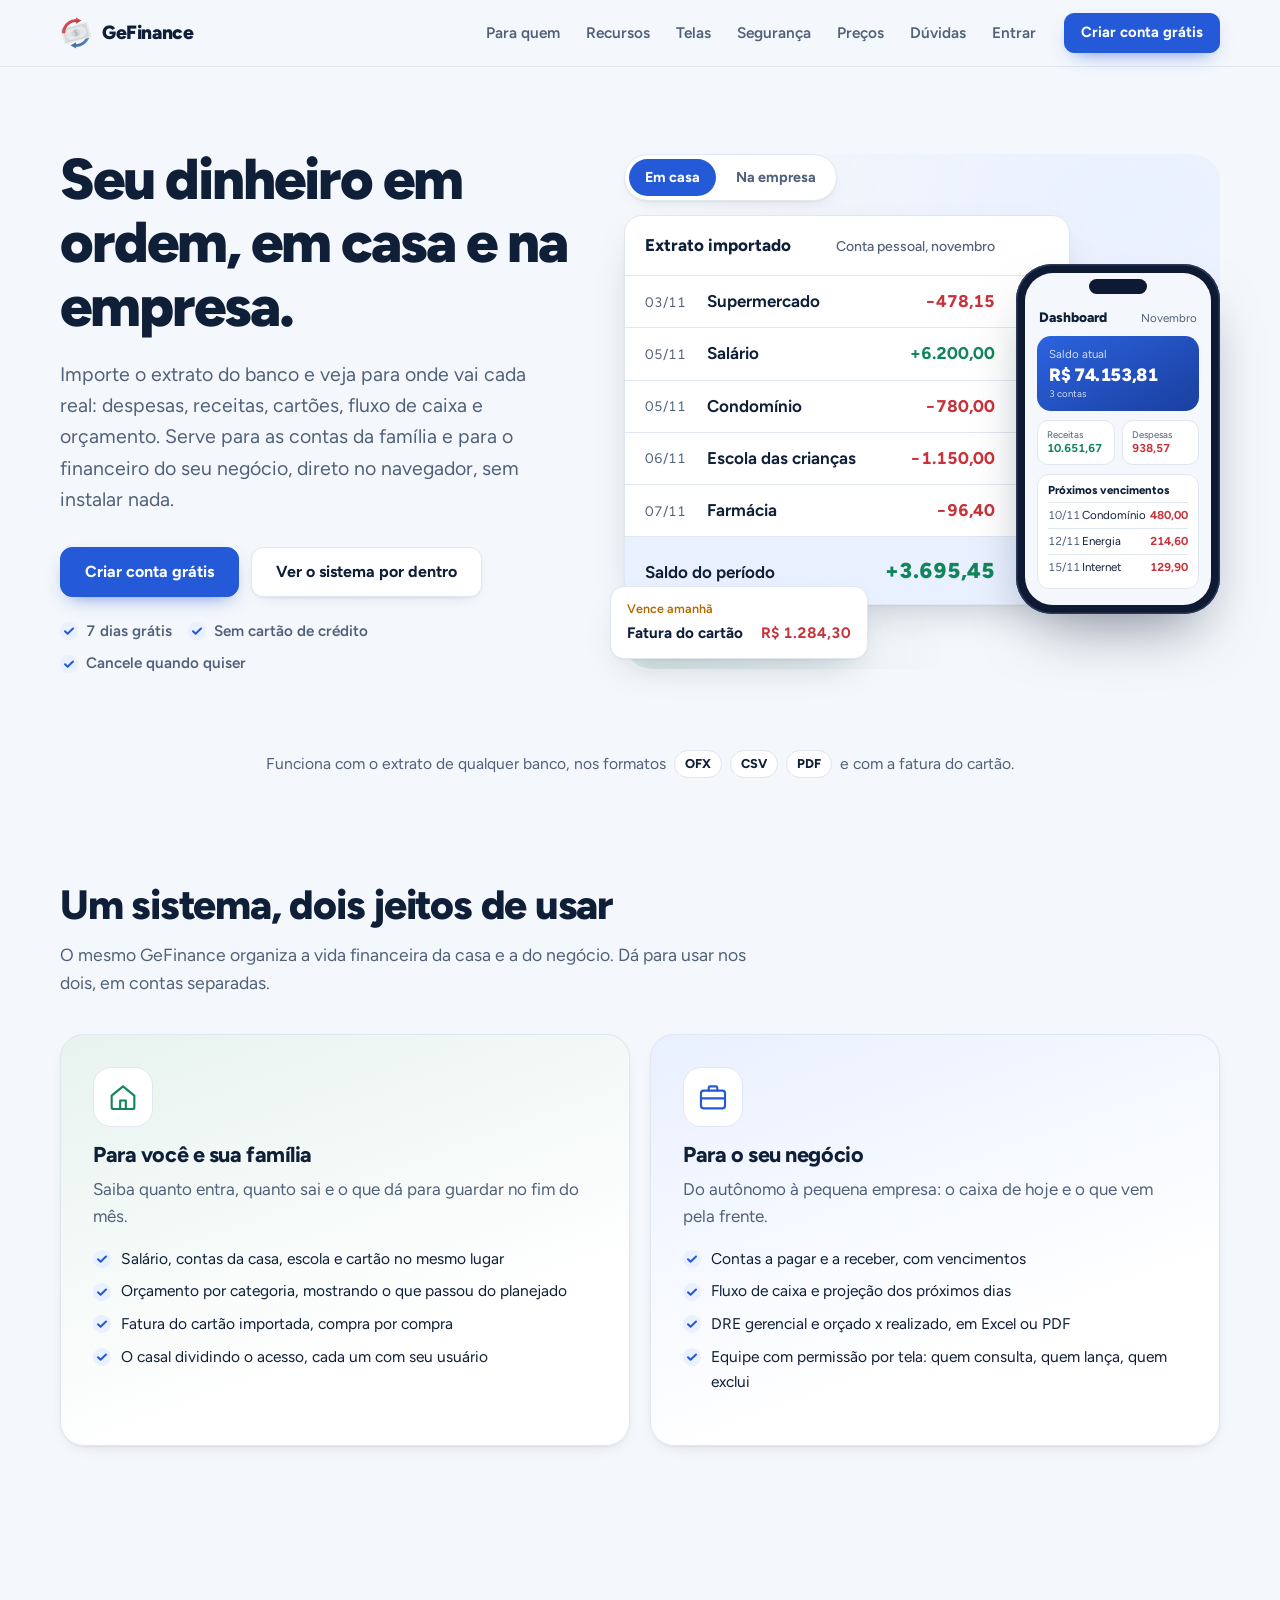
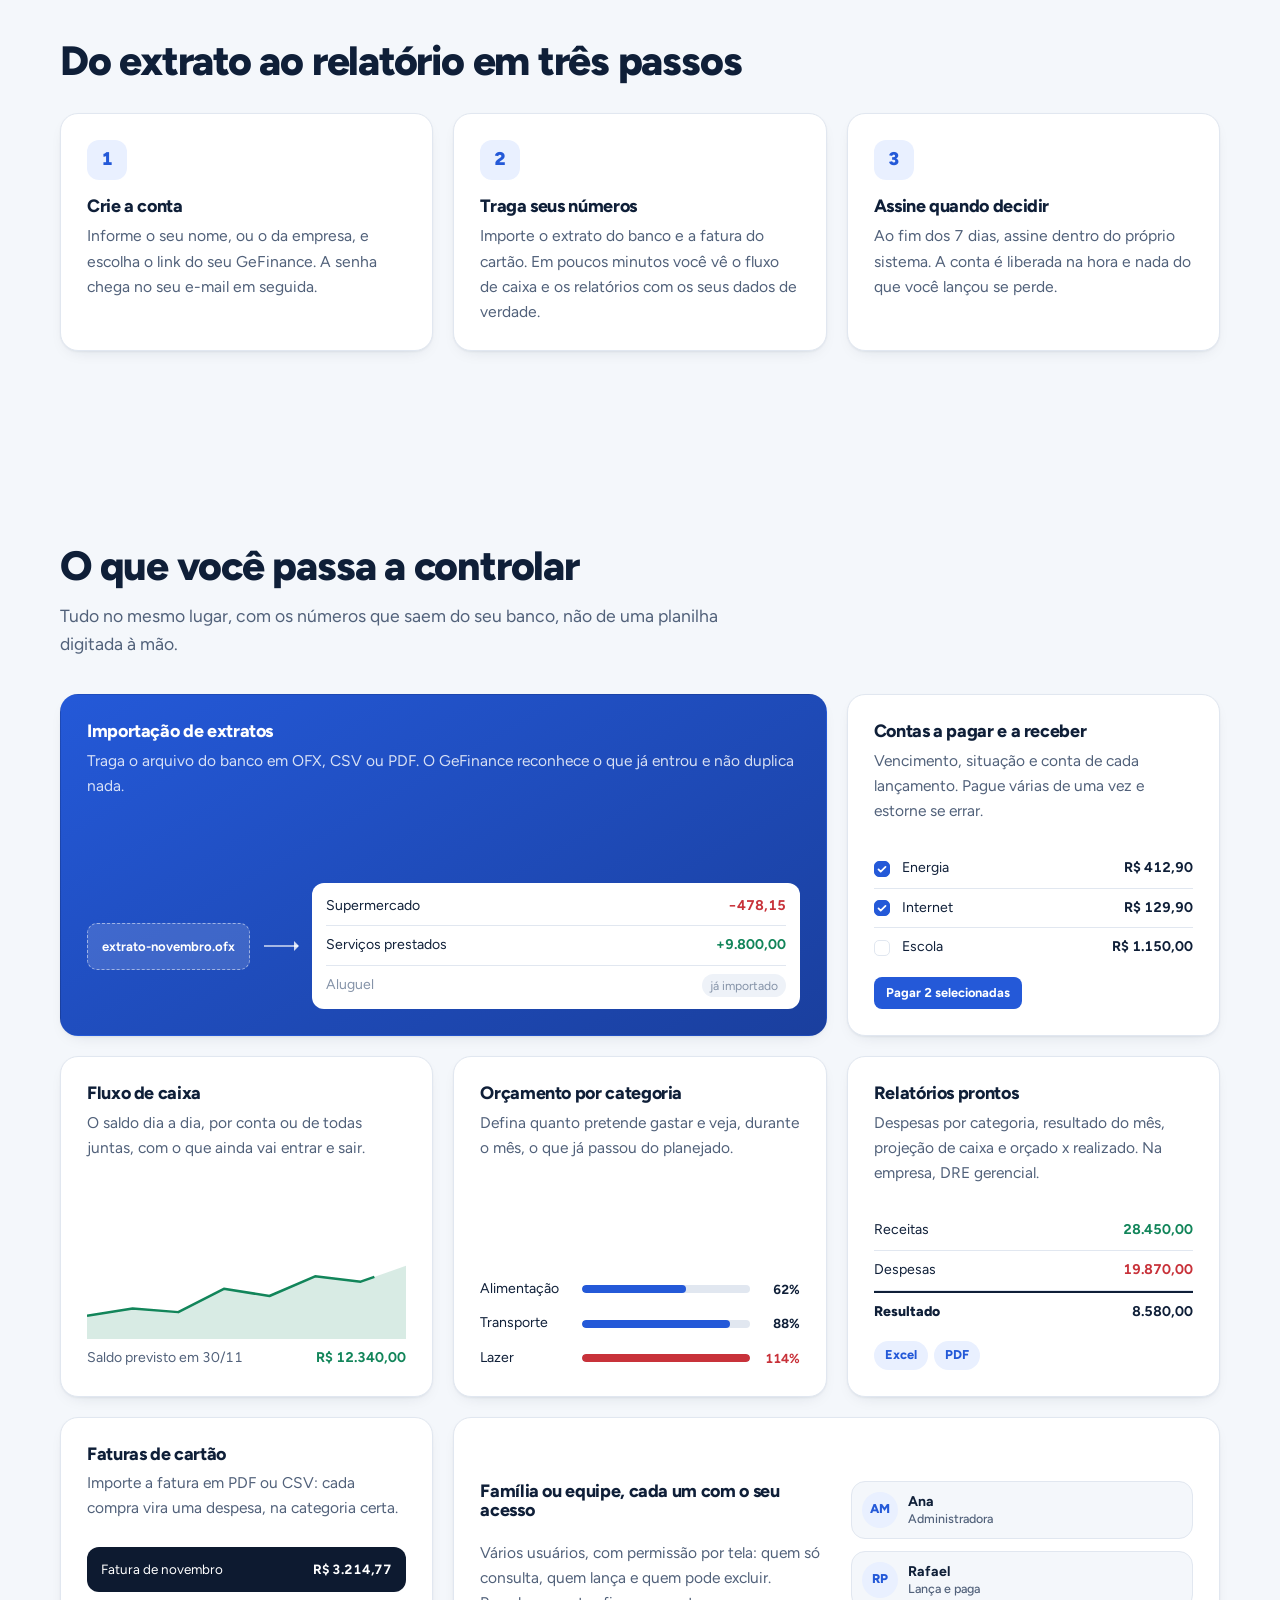
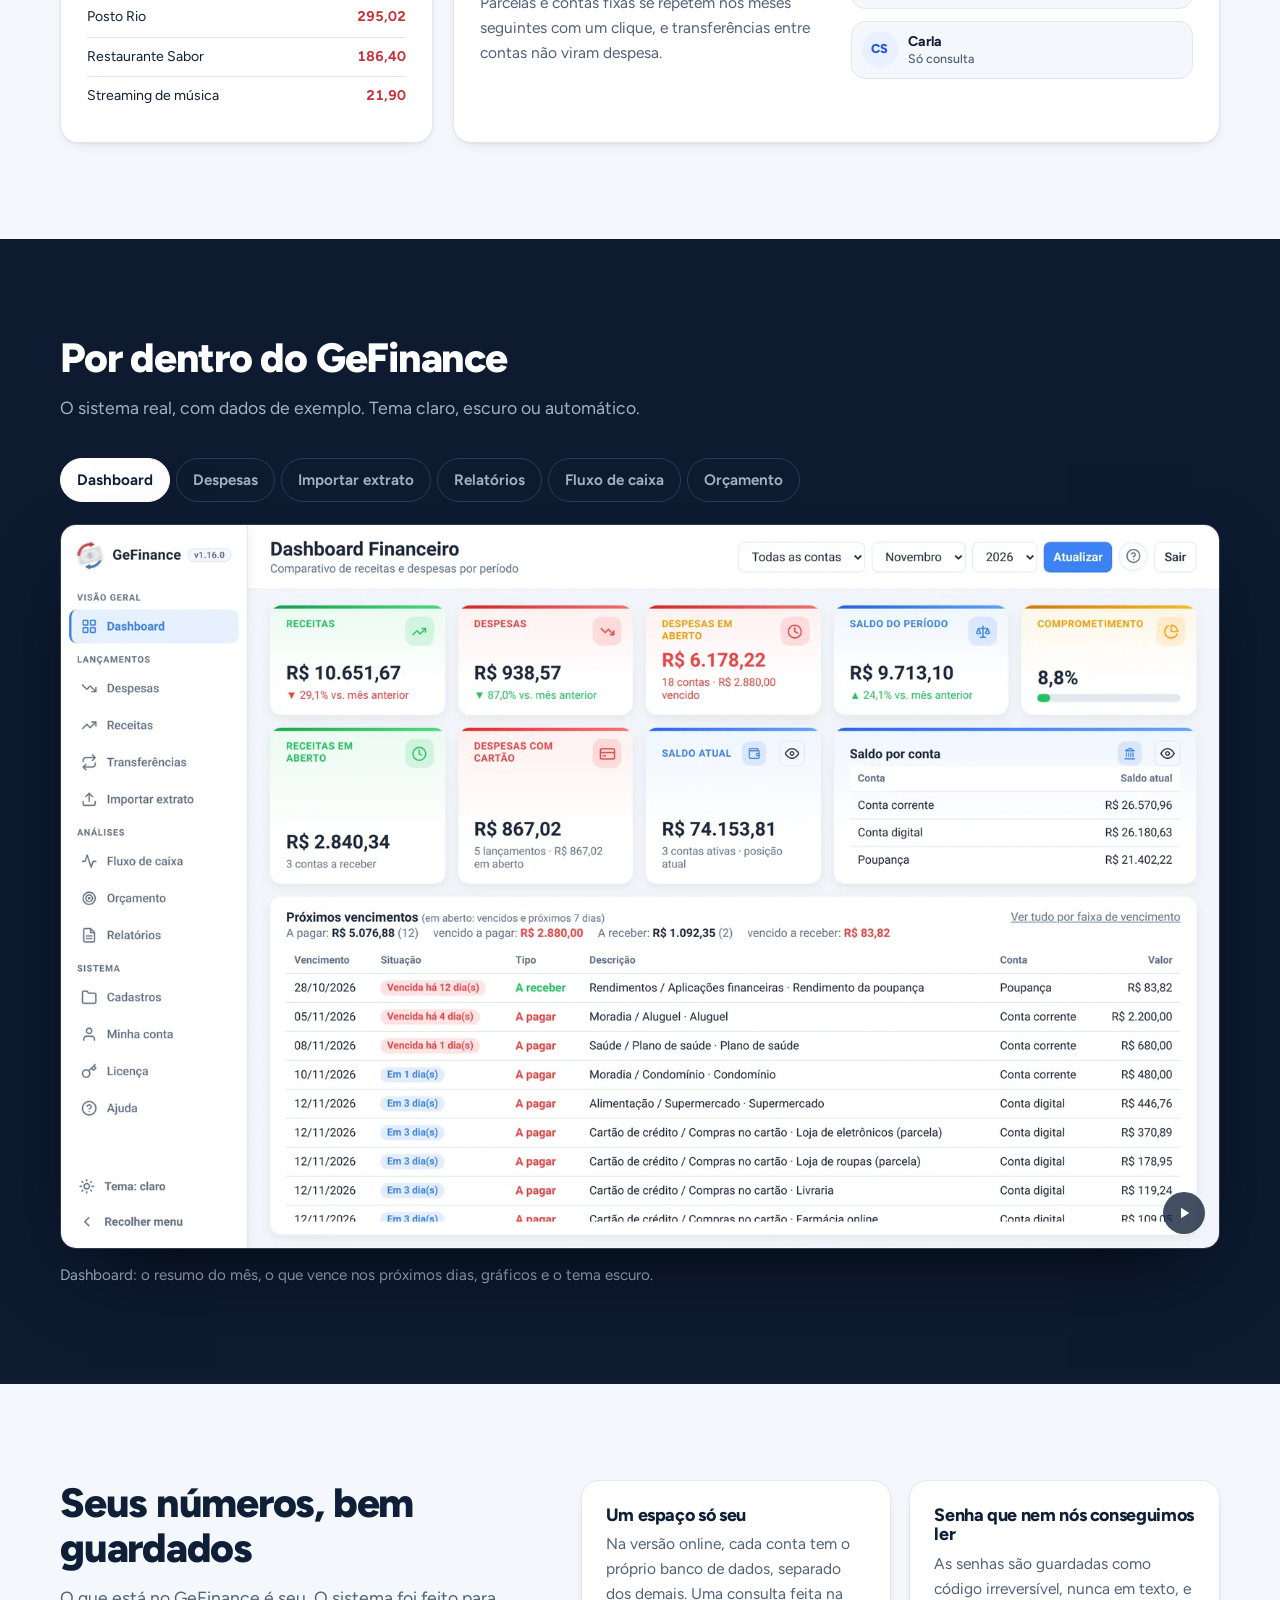
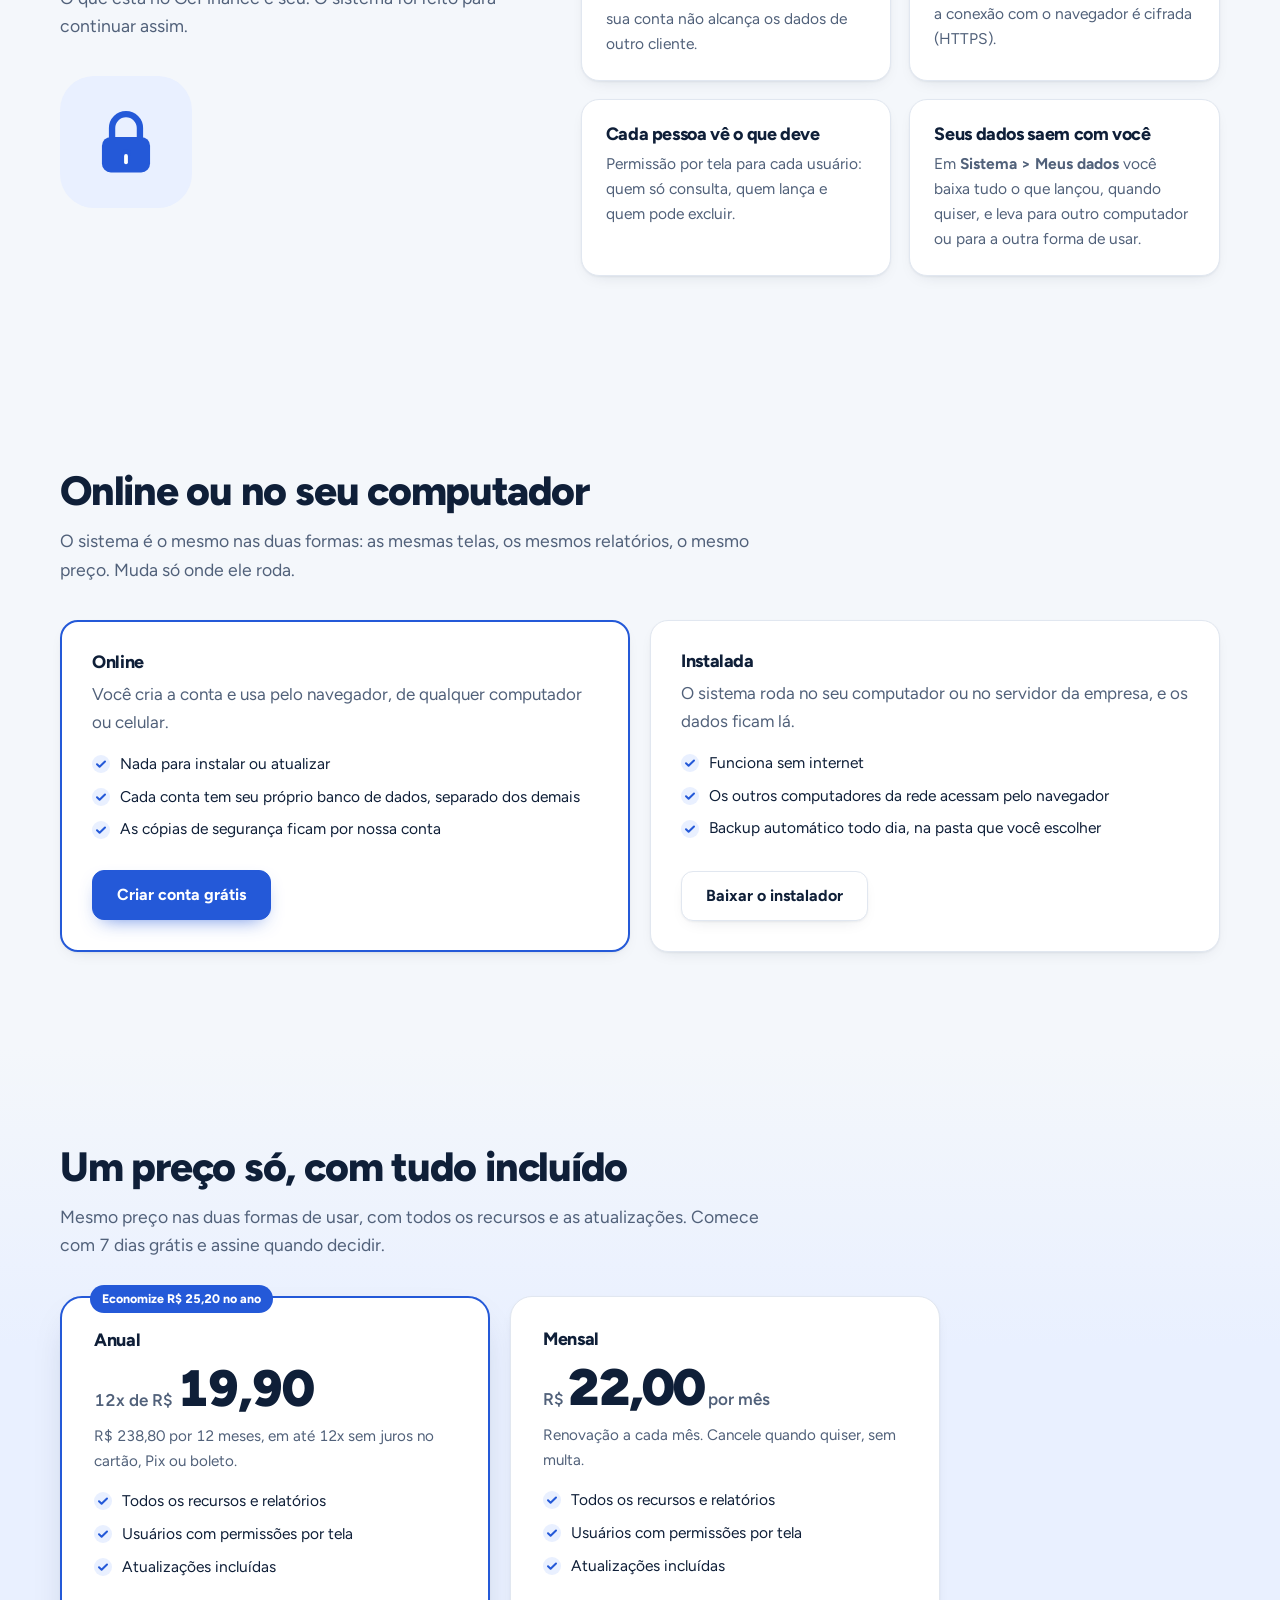
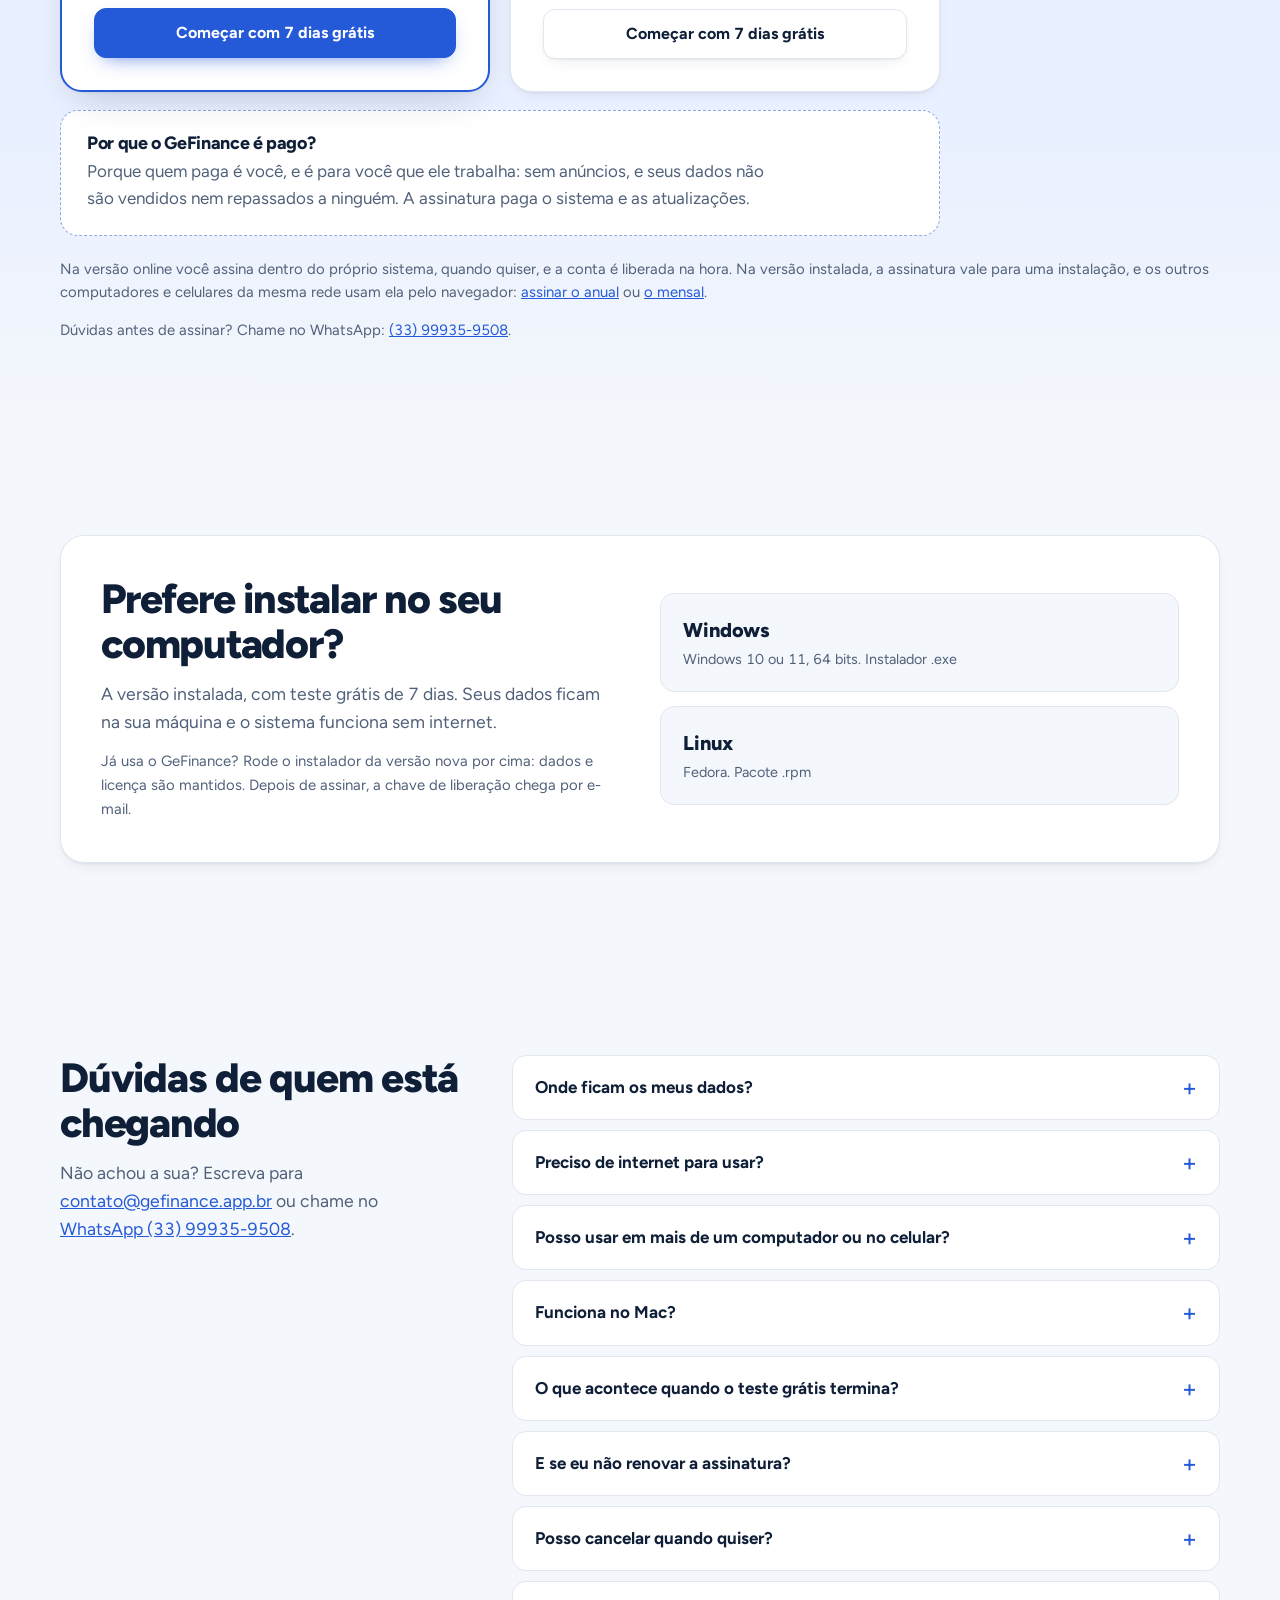
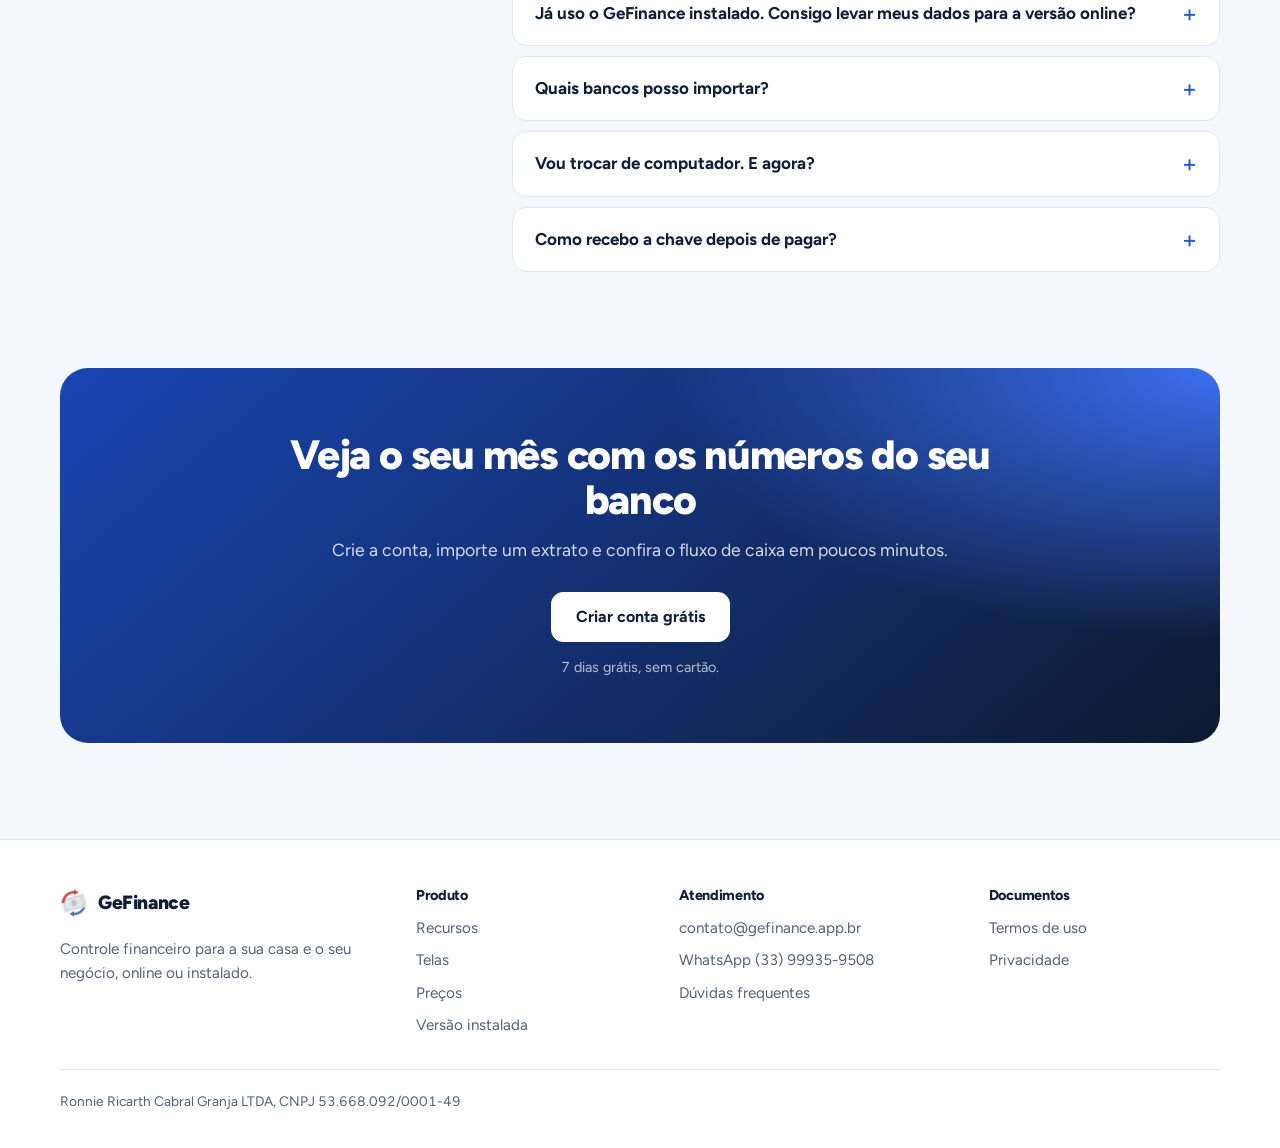
<file: index.html>
<!DOCTYPE html>
<html lang="pt-BR">
<head>
  <meta charset="utf-8">
  <meta name="viewport" content="width=device-width, initial-scale=1">
  <title>GeFinance: controle financeiro pessoal e da sua empresa</title>
  <meta name="description" content="Controle financeiro para a sua casa e para o seu negócio: despesas, receitas, cartões, fluxo de caixa, orçamento e relatórios, a partir do extrato do banco. Use online, sem instalar nada, ou instalado no seu computador. Teste 7 dias grátis, sem cartão.">
  <link rel="icon" type="image/png" href="img/logo.png">
  <meta property="og:title" content="GeFinance: controle financeiro pessoal e da sua empresa">
  <meta property="og:description" content="As contas da casa e do negócio em ordem: despesas, receitas, fluxo de caixa, orçamento e relatórios. Online ou instalado. Teste 7 dias grátis, sem cartão.">
  <meta property="og:image" content="https://gefinance.app.br/img/tela-dashboard.webp">
  <meta property="og:url" content="https://gefinance.app.br/">
  <meta property="og:locale" content="pt_BR">
  <link rel="preconnect" href="https://fonts.googleapis.com">
  <link rel="preconnect" href="https://fonts.gstatic.com" crossorigin>
  <link href="https://fonts.googleapis.com/css2?family=Figtree:wght@400..900&display=swap" rel="stylesheet">
  <link rel="stylesheet" href="estilo.css">
  <script>document.documentElement.classList.add('js');</script>
</head>
<body>

<a class="pular" href="#conteudo">Pular para o conteúdo</a>

<header class="topo">
  <div class="largura topo-linha">
    <a class="marca" href="#" aria-label="GeFinance, início"><img src="img/logo.png" width="32" height="32" alt=""><span>GeFinance</span></a>
    <nav class="nav" aria-label="Seções">
      <a href="#para-quem">Para quem</a>
      <a href="#recursos">Recursos</a>
      <a href="#telas">Telas</a>
      <a href="#seguranca">Segurança</a>
      <a href="#precos">Preços</a>
      <a href="#duvidas">Dúvidas</a>
      <a href="https://app.gefinance.app.br/login.html">Entrar</a>
    </nav>
    <a class="botao botao-pequeno" href="https://app.gefinance.app.br/cadastro">Criar conta grátis</a>
  </div>
</header>

<main id="conteudo">

  <!-- ===== abertura ===== -->
  <section class="abertura largura">
    <div class="abertura-texto">
      <h1>Seu dinheiro em ordem, em casa e na empresa.</h1>
      <p class="lead">Importe o extrato do banco e veja para onde vai cada real: despesas, receitas, cartões, fluxo de
        caixa e orçamento. Serve para as contas da família e para o financeiro do seu negócio, direto no navegador,
        sem instalar nada.</p>
      <div class="acoes">
        <a class="botao" href="https://app.gefinance.app.br/cadastro">Criar conta grátis</a>
        <a class="botao botao-linha" href="#telas">Ver o sistema por dentro</a>
      </div>
      <ul class="garantias">
        <li>7 dias grátis</li>
        <li>Sem cartão de crédito</li>
        <li>Cancele quando quiser</li>
      </ul>
    </div>

    <div class="palco">
      <div class="troca" role="group" aria-label="Exemplo de extrato">
        <button type="button" data-exemplo="casa" aria-pressed="true">Em casa</button>
        <button type="button" data-exemplo="empresa" aria-pressed="false">Na empresa</button>
      </div>
      <figure class="extrato" aria-label="Exemplo: lançamentos de um extrato bancário sendo classificados por categoria">
        <figcaption class="extrato-topo">
          <span>Extrato importado</span>
          <span class="extrato-conta" id="extratoConta">Conta pessoal, novembro</span>
        </figcaption>
        <ol class="extrato-linhas" id="extratoLinhas">
          <li data-tipo="saida" style="--i:0">
            <span class="dia">03/11</span>
            <span class="desc"><span class="bruto">COMPRA CARTAO SUPERM SAO JOAO</span><span class="classe">Supermercado</span></span>
            <span class="valor">−478,15</span>
          </li>
          <li data-tipo="entrada" style="--i:1">
            <span class="dia">05/11</span>
            <span class="desc"><span class="bruto">CRED SALARIO 0001 FOLHA PGTO</span><span class="classe">Salário</span></span>
            <span class="valor">+6.200,00</span>
          </li>
          <li data-tipo="saida" style="--i:2">
            <span class="dia">05/11</span>
            <span class="desc"><span class="bruto">PAG BOLETO COND RES DAS FLORES</span><span class="classe">Condomínio</span></span>
            <span class="valor">−780,00</span>
          </li>
          <li data-tipo="saida" style="--i:3">
            <span class="dia">06/11</span>
            <span class="desc"><span class="bruto">DEB AUTOMATICO COLEGIO ABC</span><span class="classe">Escola das crianças</span></span>
            <span class="valor">−1.150,00</span>
          </li>
          <li data-tipo="saida" style="--i:4">
            <span class="dia">07/11</span>
            <span class="desc"><span class="bruto">COMPRA DEB DROGARIA CENTRAL</span><span class="classe">Farmácia</span></span>
            <span class="valor">−96,40</span>
          </li>
        </ol>
        <div class="extrato-rodape">
          <span>Saldo do período</span>
          <strong class="saldo" id="extratoSaldo">+3.695,45</strong>
        </div>
      </figure>
      <div class="cartao-solto solto-vence" aria-hidden="true">
        <span class="rotulo">Vence amanhã</span>
        <span class="linha-solta" id="venceLinha"><b>Fatura do cartão</b><span class="sai">R$ 1.284,30</span></span>
      </div>
      <!-- o mesmo sistema no celular: a versão online abre em qualquer navegador -->
      <div class="celular" aria-hidden="true">
        <div class="celular-tela">
          <div class="cel-topo"><b>Dashboard</b><span>Novembro</span></div>
          <div class="cel-saldo"><span>Saldo atual</span><strong data-contar="74153.81" data-prefixo="R$ ">R$ 74.153,81</strong><small>3 contas</small></div>
          <div class="cel-par">
            <span><small>Receitas</small><b class="entra">10.651,67</b></span>
            <span><small>Despesas</small><b class="sai">938,57</b></span>
          </div>
          <div class="cel-lista">
            <span class="cel-titulo">Próximos vencimentos</span>
            <span class="cel-linha"><i>10/11</i><span>Condomínio</span><b>480,00</b></span>
            <span class="cel-linha"><i>12/11</i><span>Energia</span><b>214,60</b></span>
            <span class="cel-linha"><i>15/11</i><span>Internet</span><b>129,90</b></span>
          </div>
        </div>
      </div>
    </div>
  </section>

  <div class="largura">
    <p class="faixa-arquivos">Funciona com o extrato de qualquer banco, nos formatos
      <span class="ficha">OFX</span><span class="ficha">CSV</span><span class="ficha">PDF</span>
      e com a fatura do cartão.</p>
  </div>

  <!-- ===== para quem ===== -->
  <section id="para-quem" class="secao largura">
    <h2>Um sistema, dois jeitos de usar</h2>
    <p class="intro">O mesmo GeFinance organiza a vida financeira da casa e a do negócio. Dá para usar nos dois, em
      contas separadas.</p>
    <div class="publicos">
      <article class="publico publico-casa">
        <span class="publico-icone" aria-hidden="true"><svg viewBox="0 0 48 48"><path pathLength="1" d="M8 22 24 9l16 13v16a3 3 0 0 1-3 3H11a3 3 0 0 1-3-3z"/><path class="porta" pathLength="1" d="M20 41V29h8v12"/></svg></span>
        <h3>Para você e sua família</h3>
        <p>Saiba quanto entra, quanto sai e o que dá para guardar no fim do mês.</p>
        <ul class="lista-certa">
          <li>Salário, contas da casa, escola e cartão no mesmo lugar</li>
          <li>Orçamento por categoria, mostrando o que passou do planejado</li>
          <li>Fatura do cartão importada, compra por compra</li>
          <li>O casal dividindo o acesso, cada um com seu usuário</li>
        </ul>
      </article>
      <article class="publico publico-empresa">
        <span class="publico-icone" aria-hidden="true"><svg viewBox="0 0 48 48"><rect pathLength="1" x="7" y="15" width="34" height="25" rx="4"/><path class="porta" pathLength="1" d="M18 15v-4a2 2 0 0 1 2-2h8a2 2 0 0 1 2 2v4M7 26h34"/></svg></span>
        <h3>Para o seu negócio</h3>
        <p>Do autônomo à pequena empresa: o caixa de hoje e o que vem pela frente.</p>
        <ul class="lista-certa">
          <li>Contas a pagar e a receber, com vencimentos</li>
          <li>Fluxo de caixa e projeção dos próximos dias</li>
          <li>DRE gerencial e orçado x realizado, em Excel ou PDF</li>
          <li>Equipe com permissão por tela: quem consulta, quem lança, quem exclui</li>
        </ul>
      </article>
    </div>
  </section>

  <!-- ===== como começar (é uma sequência) ===== -->
  <section id="como" class="secao largura">
    <h2>Do extrato ao relatório em três passos</h2>
    <ol class="passos">
      <li><h3>Crie a conta</h3><p>Informe o seu nome, ou o da empresa, e escolha o link do seu GeFinance. A senha chega no seu
        e-mail em seguida.</p></li>
      <li><h3>Traga seus números</h3><p>Importe o extrato do banco e a fatura do cartão. Em poucos minutos você vê
        o fluxo de caixa e os relatórios com os seus dados de verdade.</p></li>
      <li><h3>Assine quando decidir</h3><p>Ao fim dos 7 dias, assine dentro do próprio sistema. A conta é liberada
        na hora e nada do que você lançou se perde.</p></li>
    </ol>
  </section>

  <!-- ===== recursos ===== -->
  <section id="recursos" class="secao largura">
    <h2>O que você passa a controlar</h2>
    <p class="intro">Tudo no mesmo lugar, com os números que saem do seu banco, não de uma planilha digitada à mão.</p>

    <div class="mosaico">
      <article class="peca peca-larga peca-azul">
        <h3>Importação de extratos</h3>
        <p>Traga o arquivo do banco em OFX, CSV ou PDF. O GeFinance reconhece o que já entrou e não duplica nada.</p>
        <div class="mini mini-importa" aria-hidden="true">
          <span class="arquivo">extrato-novembro.ofx</span>
          <span class="seta-importa"></span>
          <ul>
            <li><span>Supermercado</span><b class="sai">−478,15</b></li>
            <li><span>Serviços prestados</span><b class="entra">+9.800,00</b></li>
            <li class="repetida"><span>Aluguel</span><i>já importado</i></li>
          </ul>
        </div>
      </article>

      <article class="peca">
        <h3>Contas a pagar e a receber</h3>
        <p>Vencimento, situação e conta de cada lançamento. Pague várias de uma vez e estorne se errar.</p>
        <div class="mini mini-contas" aria-hidden="true">
          <ul>
            <li style="--n:0"><span class="caixa marcada"></span><span>Energia</span><b>R$ 412,90</b></li>
            <li style="--n:1"><span class="caixa marcada"></span><span>Internet</span><b>R$ 129,90</b></li>
            <li><span class="caixa"></span><span>Escola</span><b>R$ 1.150,00</b></li>
          </ul>
          <span class="botao-mini">Pagar 2 selecionadas</span>
        </div>
      </article>

      <article class="peca">
        <h3>Fluxo de caixa</h3>
        <p>O saldo dia a dia, por conta ou de todas juntas, com o que ainda vai entrar e sair.</p>
        <div class="mini mini-fluxo" aria-hidden="true">
          <svg viewBox="0 0 280 96" preserveAspectRatio="none">
            <path class="area" d="M0 70 L40 62 L80 66 L120 40 L160 48 L200 26 L240 32 L280 14 L280 96 L0 96 Z"/>
            <path class="linha" pathLength="1" d="M0 70 L40 62 L80 66 L120 40 L160 48 L200 26 L240 32 L280 14"/>
          </svg>
          <span class="legenda-mini">Saldo previsto em 30/11 <b class="entra" data-contar="12340" data-prefixo="R$ ">R$ 12.340,00</b></span>
        </div>
      </article>

      <article class="peca">
        <h3>Orçamento por categoria</h3>
        <p>Defina quanto pretende gastar e veja, durante o mês, o que já passou do planejado.</p>
        <div class="mini mini-orcamento" aria-hidden="true">
          <div class="barra" style="--n:0"><span>Alimentação</span><i style="--p:62%"></i><b>62%</b></div>
          <div class="barra" style="--n:1"><span>Transporte</span><i style="--p:88%"></i><b>88%</b></div>
          <div class="barra estourou" style="--n:2"><span>Lazer</span><i style="--p:100%"></i><b>114%</b></div>
        </div>
      </article>

      <article class="peca">
        <h3>Relatórios prontos</h3>
        <p>Despesas por categoria, resultado do mês, projeção de caixa e orçado x realizado. Na empresa, DRE gerencial.</p>
        <div class="mini mini-relatorio" aria-hidden="true">
          <ul>
            <li><span>Receitas</span><b class="entra" data-contar="28450">28.450,00</b></li>
            <li><span>Despesas</span><b class="sai" data-contar="19870">19.870,00</b></li>
            <li class="total"><span>Resultado</span><b data-contar="8580">8.580,00</b></li>
          </ul>
          <span class="fichas"><span class="ficha">Excel</span><span class="ficha">PDF</span></span>
        </div>
      </article>

      <article class="peca">
        <h3>Faturas de cartão</h3>
        <p>Importe a fatura em PDF ou CSV: cada compra vira uma despesa, na categoria certa.</p>
        <div class="mini mini-cartao" aria-hidden="true">
          <span class="fatura">Fatura de novembro <b>R$ 3.214,77</b></span>
          <ul>
            <li><span>Posto Rio</span><b>295,02</b></li>
            <li><span>Restaurante Sabor</span><b>186,40</b></li>
            <li><span>Streaming de música</span><b>21,90</b></li>
          </ul>
        </div>
      </article>

      <article class="peca peca-larga peca-lado">
        <h3>Família ou equipe, cada um com o seu acesso</h3>
        <p>Vários usuários, com permissão por tela: quem só consulta, quem lança e quem pode excluir. Parcelas e
          contas fixas se repetem nos meses seguintes com um clique, e transferências entre contas não viram despesa.</p>
        <div class="mini mini-equipe" aria-hidden="true">
          <span class="pessoa"><i>AM</i><span>Ana<small>Administradora</small></span></span>
          <span class="pessoa"><i>RP</i><span>Rafael<small>Lança e paga</small></span></span>
          <span class="pessoa"><i>CS</i><span>Carla<small>Só consulta</small></span></span>
        </div>
      </article>
    </div>
  </section>

  <!-- ===== telas ===== -->
  <section id="telas" class="secao telas-secao">
    <div class="largura">
      <h2>Por dentro do GeFinance</h2>
      <p class="intro">O sistema real, com dados de exemplo. Tema claro, escuro ou automático.</p>
      <div class="abas" role="tablist" aria-label="Telas do sistema">
        <button role="tab" id="aba-dashboard" aria-controls="painel-tela" aria-selected="true" data-tela="dashboard" data-video="dashboard" data-legenda="Dashboard: o resumo do mês, o que vence nos próximos dias, gráficos e o tema escuro.">Dashboard</button>
        <button role="tab" id="aba-despesas" aria-controls="painel-tela" aria-selected="false" tabindex="-1" data-tela="despesas" data-video="despesas" data-legenda="Despesas: busque, marque várias e pague todas de uma vez.">Despesas</button>
        <button role="tab" id="aba-importacao" aria-controls="painel-tela" aria-selected="false" tabindex="-1" data-tela="importacao" data-video="importacao" data-legenda="Importar extrato: traga o arquivo do banco, classifique as linhas e importe.">Importar extrato</button>
        <button role="tab" id="aba-relatorios" aria-controls="painel-tela" aria-selected="false" tabindex="-1" data-tela="relatorios" data-video="relatorios" data-legenda="Relatórios: despesas por categoria e DRE gerencial, prontos para exportar em Excel ou PDF.">Relatórios</button>
        <button role="tab" id="aba-fluxo" aria-controls="painel-tela" aria-selected="false" tabindex="-1" data-tela="fluxo" data-legenda="Fluxo de caixa: cada entrada e saída do período com o saldo do dia.">Fluxo de caixa</button>
        <button role="tab" id="aba-orcamento" aria-controls="painel-tela" aria-selected="false" tabindex="-1" data-tela="orcamento" data-legenda="Orçamento: quanto você planejou gastar em cada categoria e quanto já foi.">Orçamento</button>
      </div>
      <figure class="tela" id="painel-tela" role="tabpanel" aria-labelledby="aba-dashboard">
        <div class="janela">
          <img id="imgTela" src="img/tela-dashboard.webp" width="1600" height="1000" alt="Tela do GeFinance: Dashboard" loading="lazy">
          <video id="vidTela" width="1280" height="800" muted loop playsinline preload="none" hidden
                 aria-label="Vídeo: o GeFinance em uso"></video>
          <button type="button" id="btnVideo" class="btn-video" hidden aria-label="Pausar vídeo">
            <svg viewBox="0 0 24 24" aria-hidden="true"><path class="i-pausa" d="M7 5h3v14H7zM14 5h3v14h-3z"/><path class="i-tocar" d="M8 5l11 7-11 7z"/></svg>
          </button>
        </div>
        <figcaption id="legendaTela">Dashboard: o resumo do mês, o que vence nos próximos dias, gráficos e o tema escuro.</figcaption>
      </figure>
    </div>
  </section>

  <!-- ===== segurança ===== -->
  <section id="seguranca" class="secao largura">
    <div class="seguranca">
      <div class="seguranca-texto">
        <h2>Seus números, bem guardados</h2>
        <p class="intro">O que está no GeFinance é seu. O sistema foi feito para continuar assim.</p>
        <div class="cadeado" aria-hidden="true">
          <svg viewBox="0 0 120 120"><rect x="22" y="52" width="76" height="56" rx="14"/><path d="M38 52V38a22 22 0 0 1 44 0v14" fill="none" stroke-width="10" stroke-linecap="round"/><circle cx="60" cy="78" r="7"/><path d="M60 82v10" stroke-width="6" stroke-linecap="round"/></svg>
        </div>
      </div>
      <ul class="garantias-lista">
        <li>
          <h3>Um espaço só seu</h3>
          <p>Na versão online, cada conta tem o próprio banco de dados, separado dos demais. Uma consulta feita na
            sua conta não alcança os dados de outro cliente.</p>
        </li>
        <li>
          <h3>Senha que nem nós conseguimos ler</h3>
          <p>As senhas são guardadas como código irreversível, nunca em texto, e a conexão com o navegador é
            cifrada (HTTPS).</p>
        </li>
        <li>
          <h3>Cada pessoa vê o que deve</h3>
          <p>Permissão por tela para cada usuário: quem só consulta, quem lança e quem pode excluir.</p>
        </li>
        <li>
          <h3>Seus dados saem com você</h3>
          <p>Em <b>Sistema &gt; Meus dados</b> você baixa tudo o que lançou, quando quiser, e leva para outro
            computador ou para a outra forma de usar.</p>
        </li>
      </ul>
    </div>
  </section>

  <!-- ===== duas formas de usar ===== -->
  <section id="formas" class="secao largura">
    <h2>Online ou no seu computador</h2>
    <p class="intro">O sistema é o mesmo nas duas formas: as mesmas telas, os mesmos relatórios, o mesmo preço.
      Muda só onde ele roda.</p>
    <div class="formas">
      <article class="forma forma-online">
        <h3>Online</h3>
        <p>Você cria a conta e usa pelo navegador, de qualquer computador ou celular.</p>
        <ul class="lista-certa">
          <li>Nada para instalar ou atualizar</li>
          <li>Cada conta tem seu próprio banco de dados, separado dos demais</li>
          <li>As cópias de segurança ficam por nossa conta</li>
        </ul>
        <a class="botao" href="https://app.gefinance.app.br/cadastro">Criar conta grátis</a>
      </article>
      <article class="forma">
        <h3>Instalada</h3>
        <p>O sistema roda no seu computador ou no servidor da empresa, e os dados ficam lá.</p>
        <ul class="lista-certa">
          <li>Funciona sem internet</li>
          <li>Os outros computadores da rede acessam pelo navegador</li>
          <li>Backup automático todo dia, na pasta que você escolher</li>
        </ul>
        <a class="botao botao-linha" href="#download">Baixar o instalador</a>
      </article>
    </div>
  </section>

  <!-- ===== preços ===== -->
  <section id="precos" class="secao precos-secao">
    <div class="largura">
      <h2>Um preço só, com tudo incluído</h2>
      <p class="intro">Mesmo preço nas duas formas de usar, com todos os recursos e as atualizações.
        Comece com 7 dias grátis e assine quando decidir.</p>
      <div class="planos">
        <article class="plano plano-anual">
          <span class="selo">Economize R$ 25,20 no ano</span>
          <h3>Anual</h3>
          <p class="preco"><span class="moeda">12x de R$</span> <span class="numero">19,90</span></p>
          <p class="preco-detalhe">R$ 238,80 por 12 meses, em até 12x sem juros no cartão, Pix ou boleto.</p>
          <ul class="lista-certa">
            <li>Todos os recursos e relatórios</li>
            <li>Usuários com permissões por tela</li>
            <li>Atualizações incluídas</li>
          </ul>
          <a class="botao" href="https://app.gefinance.app.br/cadastro">Começar com 7 dias grátis</a>
        </article>
        <article class="plano">
          <h3>Mensal</h3>
          <p class="preco"><span class="moeda">R$</span> <span class="numero">22,00</span> <span class="moeda">por mês</span></p>
          <p class="preco-detalhe">Renovação a cada mês. Cancele quando quiser, sem multa.</p>
          <ul class="lista-certa">
            <li>Todos os recursos e relatórios</li>
            <li>Usuários com permissões por tela</li>
            <li>Atualizações incluídas</li>
          </ul>
          <a class="botao botao-linha" href="https://app.gefinance.app.br/cadastro">Começar com 7 dias grátis</a>
        </article>
      </div>
      <aside class="por-que">
        <h3>Por que o GeFinance é pago?</h3>
        <p>Porque quem paga é você, e é para você que ele trabalha: sem anúncios, e seus dados não são vendidos nem
          repassados a ninguém. A assinatura paga o sistema e as atualizações.</p>
      </aside>
      <p class="nota">Na versão online você assina dentro do próprio sistema, quando quiser, e a conta é liberada
        na hora. Na versão instalada, a assinatura vale para uma instalação, e os outros computadores e celulares da
        mesma rede usam ela pelo navegador:
        <a href="https://mpago.li/1az22UW" target="_blank" rel="noopener">assinar o anual</a> ou
        <a id="lnkMensal" href="https://mpago.la/18Rvozc" target="_blank" rel="noopener">o mensal</a>.</p>
      <p class="nota">Dúvidas antes de assinar? Chame no WhatsApp: <a href="https://wa.me/5533999359508" target="_blank" rel="noopener">(33) 99935-9508</a>.</p>
    </div>
  </section>

  <!-- ===== download ===== -->
  <section id="download" class="secao largura">
    <div class="download-caixa">
      <div>
        <h2>Prefere instalar no seu computador?</h2>
        <p class="intro" id="versaoAtual">A versão instalada, com teste grátis de 7 dias. Seus dados ficam na sua
          máquina e o sistema funciona sem internet.</p>
        <p class="nota">Já usa o GeFinance? Rode o instalador da versão nova por cima: dados e licença são mantidos.
          Depois de assinar, a chave de liberação chega por e-mail.</p>
      </div>
      <div class="downloads">
        <a class="download" id="dlWindows" href="https://github.com/ronniericarth/gefinance-downloads/releases/latest">
          <span class="so">Windows</span>
          <span class="req">Windows 10 ou 11, 64 bits. Instalador .exe</span>
        </a>
        <a class="download" id="dlLinux" href="https://github.com/ronniericarth/gefinance-downloads/releases/latest">
          <span class="so">Linux</span>
          <span class="req">Fedora. Pacote .rpm</span>
        </a>
      </div>
    </div>
  </section>

  <!-- ===== dúvidas ===== -->
  <section id="duvidas" class="secao largura duvidas-secao">
    <div class="duvidas-lado">
      <h2>Dúvidas de quem está chegando</h2>
      <p class="intro">Não achou a sua? Escreva para
        <a href="mailto:contato@gefinance.app.br">contato@gefinance.app.br</a> ou chame no
        <a href="https://wa.me/5533999359508" target="_blank" rel="noopener">WhatsApp (33) 99935-9508</a>.</p>
    </div>
    <div class="duvidas">
      <details>
        <summary>Onde ficam os meus dados?</summary>
        <p>Depende da forma que você escolher. <b>Na versão instalada</b>, lançamentos, extratos e relatórios ficam
          no banco de dados do seu computador ou do servidor da empresa, e não saem de lá. <b>Na versão online</b>,
          ficam em servidores que contratamos, e cada conta tem seu próprio banco de dados, separado dos demais:
          uma consulta feita na sua conta não alcança os dados de outro cliente. A
          <a href="privacidade.html">política de privacidade</a> descreve isso em detalhe.</p>
      </details>
      <details>
        <summary>Preciso de internet para usar?</summary>
        <p>Na versão online, sim — ela roda no navegador. Na versão instalada, não: depois de instalada funciona sem
          internet, que só é necessária para receber a chave por e-mail e ser avisado de versões novas.</p>
      </details>
      <details>
        <summary>Posso usar em mais de um computador ou no celular?</summary>
        <p>Sim, nas duas. Na online, basta abrir o link da sua conta em qualquer aparelho. Na instalada, os outros
          computadores, tablets e celulares da mesma rede acessam pelo navegador. Em ambos os casos cada pessoa tem
          seu usuário e suas permissões.</p>
      </details>
      <details>
        <summary>Funciona no Mac?</summary>
        <p>Na versão online, sim, como em qualquer aparelho com navegador. O instalador é para Windows e Linux; um
          Mac na mesma rede usa normalmente pelo navegador, acessando o computador onde o GeFinance está instalado.</p>
      </details>
      <details>
        <summary>O que acontece quando o teste grátis termina?</summary>
        <p>O sistema para de abrir até a assinatura entrar — na versão online, assinando dentro do próprio sistema;
          na instalada, ativando a chave que chega por e-mail. Nada é apagado: tudo o que você lançou no teste
          continua lá quando voltar.</p>
      </details>
      <details>
        <summary>E se eu não renovar a assinatura?</summary>
        <p>O sistema deixa de abrir, mas seus dados não são apagados por isso. Na versão instalada eles permanecem
          no seu computador, com os backups. Na online, ficam guardados por 90 dias, prazo em que você pode pedir
          uma cópia ou reativar a conta; depois disso são apagados em definitivo.</p>
      </details>
      <details>
        <summary>Posso cancelar quando quiser?</summary>
        <p>Pode, sem multa. O cancelamento interrompe as cobranças seguintes e você usa até o fim do período já
          pago. Compras pela internet também podem ser desistidas em até 7 dias, conforme o Código de Defesa do
          Consumidor.</p>
      </details>
      <details>
        <summary>Já uso o GeFinance instalado. Consigo levar meus dados para a versão online?</summary>
        <p>Sim, e você mesmo faz. Atualize o GeFinance instalado, abra <b>Sistema &gt; Meus dados</b> e baixe o
          arquivo com tudo o que está lá. Crie a conta online e, antes de lançar qualquer coisa, envie esse arquivo
          na mesma tela. Contas, lançamentos, cadastros, orçamentos e usuários vão juntos, e cada pessoa entra com
          a senha de sempre. O caminho inverso, da online para a instalada, funciona igual.</p>
      </details>
      <details>
        <summary>Quais bancos posso importar?</summary>
        <p>Qualquer banco que forneça o extrato em OFX (quase todos, em "Exportar extrato"), CSV ou PDF gerado pelo próprio banco. Faturas de cartão em PDF ou CSV também. PDF escaneado ou foto não funciona.</p>
      </details>
      <details>
        <summary>Vou trocar de computador. E agora?</summary>
        <p>Faça um backup no computador antigo, instale o GeFinance no novo e restaure o backup: tudo volta, inclusive a licença. Se precisar de ajuda, escreva para <a href="mailto:contato@gefinance.app.br">contato@gefinance.app.br</a> ou chame no WhatsApp <a href="https://wa.me/5533999359508" target="_blank" rel="noopener">(33) 99935-9508</a>.</p>
      </details>
      <details>
        <summary>Como recebo a chave depois de pagar?</summary>
        <p>Na tela <b>Licença</b> do sistema, clique em <b>Enviar código por e-mail</b>, anexe o comprovante e envie. A chave chega por e-mail; cole na mesma tela e clique em <b>Ativar</b>.</p>
      </details>
    </div>
  </section>

  <!-- ===== chamada final ===== -->
  <section class="largura" id="chamadaFinal">
    <div class="chamada">
      <h2>Veja o seu mês com os números do seu banco</h2>
      <p>Crie a conta, importe um extrato e confira o fluxo de caixa em poucos minutos.</p>
      <a class="botao botao-claro" href="https://app.gefinance.app.br/cadastro">Criar conta grátis</a>
      <p class="nota">7 dias grátis, sem cartão.</p>
    </div>
  </section>

</main>

<div class="barra-fixa" id="barraFixa" hidden>
  <span>7 dias grátis. Depois, a partir de <b>R$&nbsp;19,90</b> por mês.</span>
  <a class="botao botao-pequeno" href="https://app.gefinance.app.br/cadastro">Começar</a>
</div>

<footer class="rodape">
  <div class="largura rodape-linha">
    <div class="rodape-marca">
      <a class="marca" href="#"><img src="img/logo.png" width="28" height="28" alt=""><span>GeFinance</span></a>
      <p>Controle financeiro para a sua casa e o seu negócio, online ou instalado.</p>
    </div>
    <nav aria-label="Produto">
      <h3>Produto</h3>
      <a href="#recursos">Recursos</a>
      <a href="#telas">Telas</a>
      <a href="#precos">Preços</a>
      <a href="#download">Versão instalada</a>
    </nav>
    <nav aria-label="Atendimento">
      <h3>Atendimento</h3>
      <a href="mailto:contato@gefinance.app.br">contato@gefinance.app.br</a>
      <a href="https://wa.me/5533999359508" target="_blank" rel="noopener">WhatsApp (33) 99935-9508</a>
      <a href="#duvidas">Dúvidas frequentes</a>
    </nav>
    <nav aria-label="Documentos">
      <h3>Documentos</h3>
      <a href="termos.html">Termos de uso</a>
      <a href="privacidade.html">Privacidade</a>
    </nav>
  </div>
  <div class="largura">
    <p class="cnpj">Ronnie Ricarth Cabral Granja LTDA, CNPJ 53.668.092/0001-49</p>
  </div>
</footer>

<script src="site.js"></script>
</body>
</html>
</file>
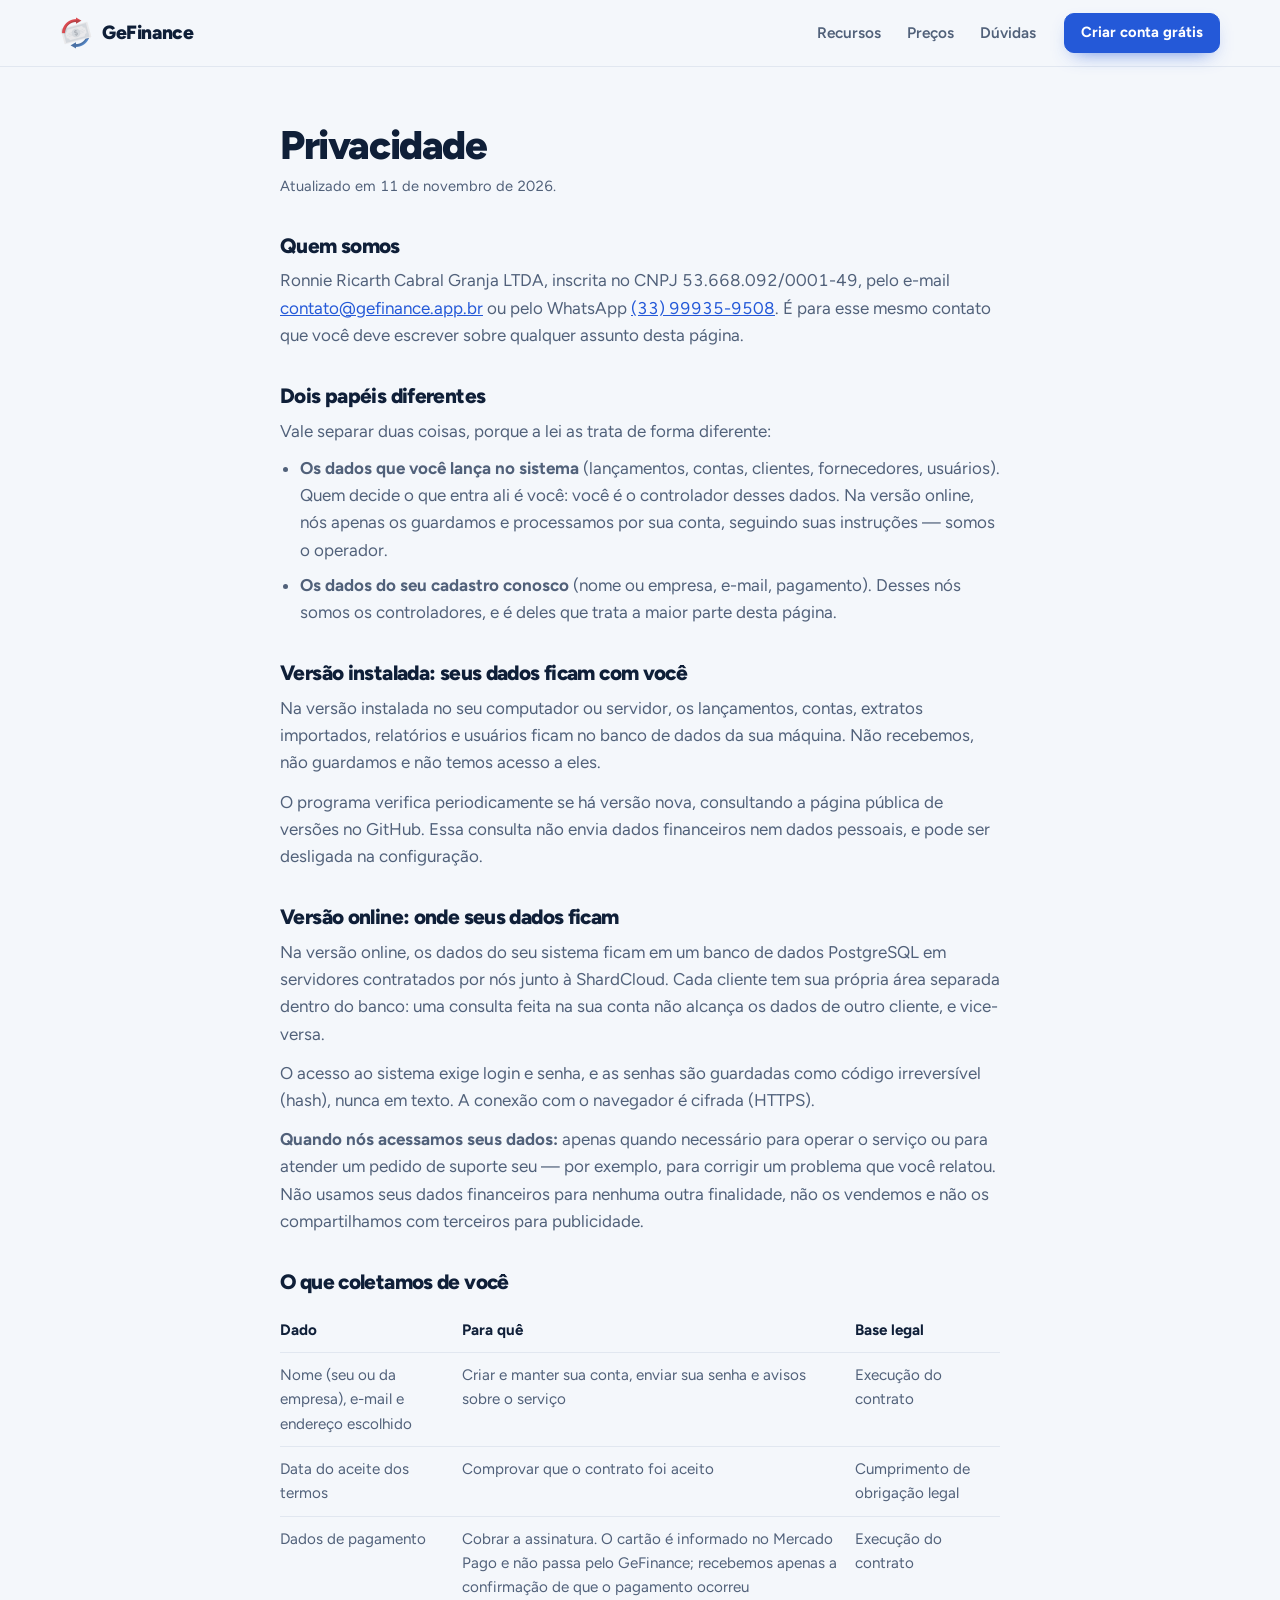
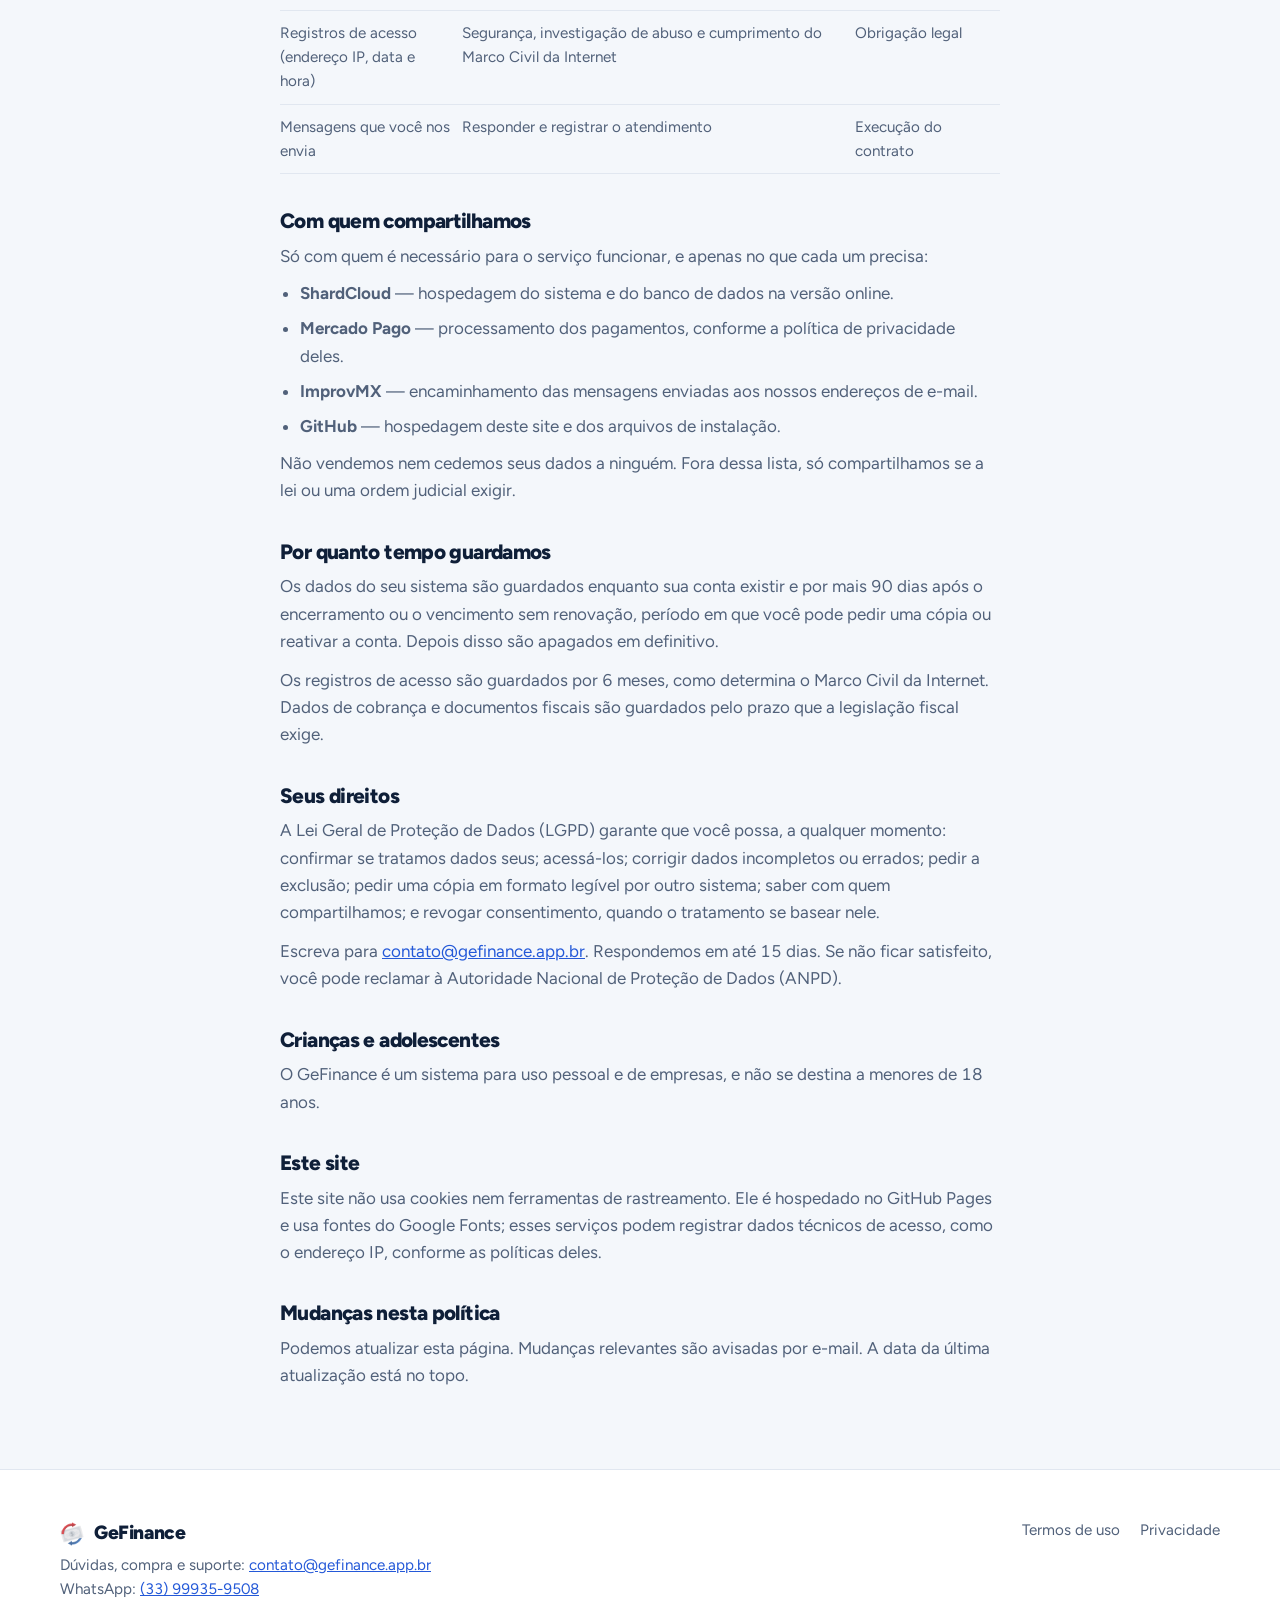
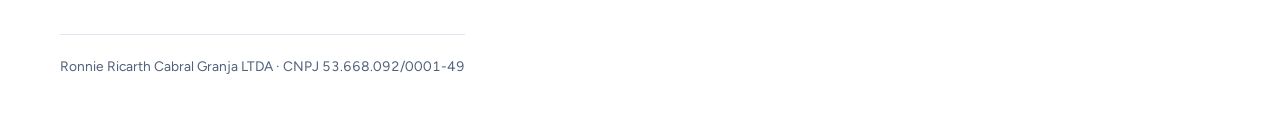
<file: privacidade.html>
<!DOCTYPE html>
<html lang="pt-BR">
<head>
  <meta charset="utf-8">
  <meta name="viewport" content="width=device-width, initial-scale=1">
  <title>Privacidade | GeFinance</title>
  <meta name="description" content="Como o GeFinance trata dados pessoais, nas versões instalada e online.">
  <link rel="icon" type="image/png" href="img/logo.png">
  <link rel="preconnect" href="https://fonts.googleapis.com">
  <link rel="preconnect" href="https://fonts.gstatic.com" crossorigin>
  <link href="https://fonts.googleapis.com/css2?family=Figtree:wght@400..900&display=swap" rel="stylesheet">
  <link rel="stylesheet" href="estilo.css">
</head>
<body>
<header class="topo">
  <div class="largura topo-linha">
    <a class="marca" href="./" aria-label="GeFinance, início"><img src="img/logo.png" width="32" height="32" alt=""><span>GeFinance</span></a>
    <nav class="nav" aria-label="Seções">
      <a href="./#recursos">Recursos</a>
      <a href="./#precos">Preços</a>
      <a href="./#duvidas">Dúvidas</a>
    </nav>
    <a class="botao botao-pequeno" href="https://app.gefinance.app.br">Criar conta grátis</a>
  </div>
</header>
<main class="largura documento">
  <h1>Privacidade</h1>
  <p class="atualizado">Atualizado em 11 de novembro de 2026.</p>

  <h2>Quem somos</h2>
  <p>Ronnie Ricarth Cabral Granja LTDA, inscrita no CNPJ 53.668.092/0001-49, pelo e-mail
    <a href="mailto:contato@gefinance.app.br">contato@gefinance.app.br</a> ou pelo WhatsApp
    <a href="https://wa.me/5533999359508" target="_blank" rel="noopener">(33) 99935-9508</a>. É para esse mesmo
    contato que você deve escrever sobre qualquer assunto desta página.</p>

  <h2>Dois papéis diferentes</h2>
  <p>Vale separar duas coisas, porque a lei as trata de forma diferente:</p>
  <ul>
    <li><strong>Os dados que você lança no sistema</strong> (lançamentos, contas, clientes, fornecedores, usuários).
      Quem decide o que entra ali é você: você é o controlador desses dados. Na versão online, nós apenas os guardamos
      e processamos por sua conta, seguindo suas instruções — somos o operador.</li>
    <li><strong>Os dados do seu cadastro conosco</strong> (nome ou empresa, e-mail, pagamento). Desses nós somos os
      controladores, e é deles que trata a maior parte desta página.</li>
  </ul>

  <h2>Versão instalada: seus dados ficam com você</h2>
  <p>Na versão instalada no seu computador ou servidor, os lançamentos, contas, extratos importados, relatórios e
    usuários ficam no banco de dados da sua máquina. Não recebemos, não guardamos e não temos acesso a eles.</p>
  <p>O programa verifica periodicamente se há versão nova, consultando a página pública de versões no GitHub. Essa
    consulta não envia dados financeiros nem dados pessoais, e pode ser desligada na configuração.</p>

  <h2>Versão online: onde seus dados ficam</h2>
  <p>Na versão online, os dados do seu sistema ficam em um banco de dados PostgreSQL em servidores contratados por nós
    junto à ShardCloud. Cada cliente tem sua própria área separada dentro do banco: uma consulta feita na sua conta
    não alcança os dados de outro cliente, e vice-versa.</p>
  <p>O acesso ao sistema exige login e senha, e as senhas são guardadas como código irreversível (hash), nunca em
    texto. A conexão com o navegador é cifrada (HTTPS).</p>
  <p><strong>Quando nós acessamos seus dados:</strong> apenas quando necessário para operar o serviço ou para atender
    um pedido de suporte seu — por exemplo, para corrigir um problema que você relatou. Não usamos seus dados
    financeiros para nenhuma outra finalidade, não os vendemos e não os compartilhamos com terceiros para
    publicidade.</p>

  <h2>O que coletamos de você</h2>
  <table>
    <thead><tr><th>Dado</th><th>Para quê</th><th>Base legal</th></tr></thead>
    <tbody>
      <tr><td>Nome (seu ou da empresa), e-mail e endereço escolhido</td><td>Criar e manter sua conta, enviar sua senha e
        avisos sobre o serviço</td><td>Execução do contrato</td></tr>
      <tr><td>Data do aceite dos termos</td><td>Comprovar que o contrato foi aceito</td><td>Cumprimento de obrigação
        legal</td></tr>
      <tr><td>Dados de pagamento</td><td>Cobrar a assinatura. O cartão é informado no Mercado Pago e não passa pelo
        GeFinance; recebemos apenas a confirmação de que o pagamento ocorreu</td><td>Execução do contrato</td></tr>
      <tr><td>Registros de acesso (endereço IP, data e hora)</td><td>Segurança, investigação de abuso e cumprimento do
        Marco Civil da Internet</td><td>Obrigação legal</td></tr>
      <tr><td>Mensagens que você nos envia</td><td>Responder e registrar o atendimento</td><td>Execução do
        contrato</td></tr>
    </tbody>
  </table>

  <h2>Com quem compartilhamos</h2>
  <p>Só com quem é necessário para o serviço funcionar, e apenas no que cada um precisa:</p>
  <ul>
    <li><strong>ShardCloud</strong> — hospedagem do sistema e do banco de dados na versão online.</li>
    <li><strong>Mercado Pago</strong> — processamento dos pagamentos, conforme a política de privacidade deles.</li>
    <li><strong>ImprovMX</strong> — encaminhamento das mensagens enviadas aos nossos endereços de e-mail.</li>
    <li><strong>GitHub</strong> — hospedagem deste site e dos arquivos de instalação.</li>
  </ul>
  <p>Não vendemos nem cedemos seus dados a ninguém. Fora dessa lista, só compartilhamos se a lei ou uma ordem judicial
    exigir.</p>

  <h2>Por quanto tempo guardamos</h2>
  <p>Os dados do seu sistema são guardados enquanto sua conta existir e por mais 90 dias após o encerramento ou o
    vencimento sem renovação, período em que você pode pedir uma cópia ou reativar a conta. Depois disso são apagados
    em definitivo.</p>
  <p>Os registros de acesso são guardados por 6 meses, como determina o Marco Civil da Internet. Dados de cobrança e
    documentos fiscais são guardados pelo prazo que a legislação fiscal exige.</p>

  <h2>Seus direitos</h2>
  <p>A Lei Geral de Proteção de Dados (LGPD) garante que você possa, a qualquer momento: confirmar se tratamos dados
    seus; acessá-los; corrigir dados incompletos ou errados; pedir a exclusão; pedir uma cópia em formato legível por
    outro sistema; saber com quem compartilhamos; e revogar consentimento, quando o tratamento se basear nele.</p>
  <p>Escreva para <a href="mailto:contato@gefinance.app.br">contato@gefinance.app.br</a>. Respondemos em até 15 dias.
    Se não ficar satisfeito, você pode reclamar à Autoridade Nacional de Proteção de Dados (ANPD).</p>

  <h2>Crianças e adolescentes</h2>
  <p>O GeFinance é um sistema para uso pessoal e de empresas, e não se destina a menores de 18 anos.</p>

  <h2>Este site</h2>
  <p>Este site não usa cookies nem ferramentas de rastreamento. Ele é hospedado no GitHub Pages e usa fontes do Google
    Fonts; esses serviços podem registrar dados técnicos de acesso, como o endereço IP, conforme as políticas
    deles.</p>

  <h2>Mudanças nesta política</h2>
  <p>Podemos atualizar esta página. Mudanças relevantes são avisadas por e-mail. A data da última atualização está no
    topo.</p>
</main>
<footer class="rodape">
  <div class="largura rodape-linha">
    <div>
      <a class="marca" href="./"><img src="img/logo.png" width="24" height="24" alt=""><span>GeFinance</span></a>
      <p>Dúvidas, compra e suporte: <a href="mailto:contato@gefinance.app.br">contato@gefinance.app.br</a><br>
        WhatsApp: <a href="https://wa.me/5533999359508" target="_blank" rel="noopener">(33) 99935-9508</a></p>
      <p class="cnpj">Ronnie Ricarth Cabral Granja LTDA · CNPJ 53.668.092/0001-49</p>
    </div>
    <nav aria-label="Documentos">
      <a href="termos.html">Termos de uso</a>
      <a href="privacidade.html">Privacidade</a>
    </nav>
  </div>
</footer>
</body>
</html>
</file>
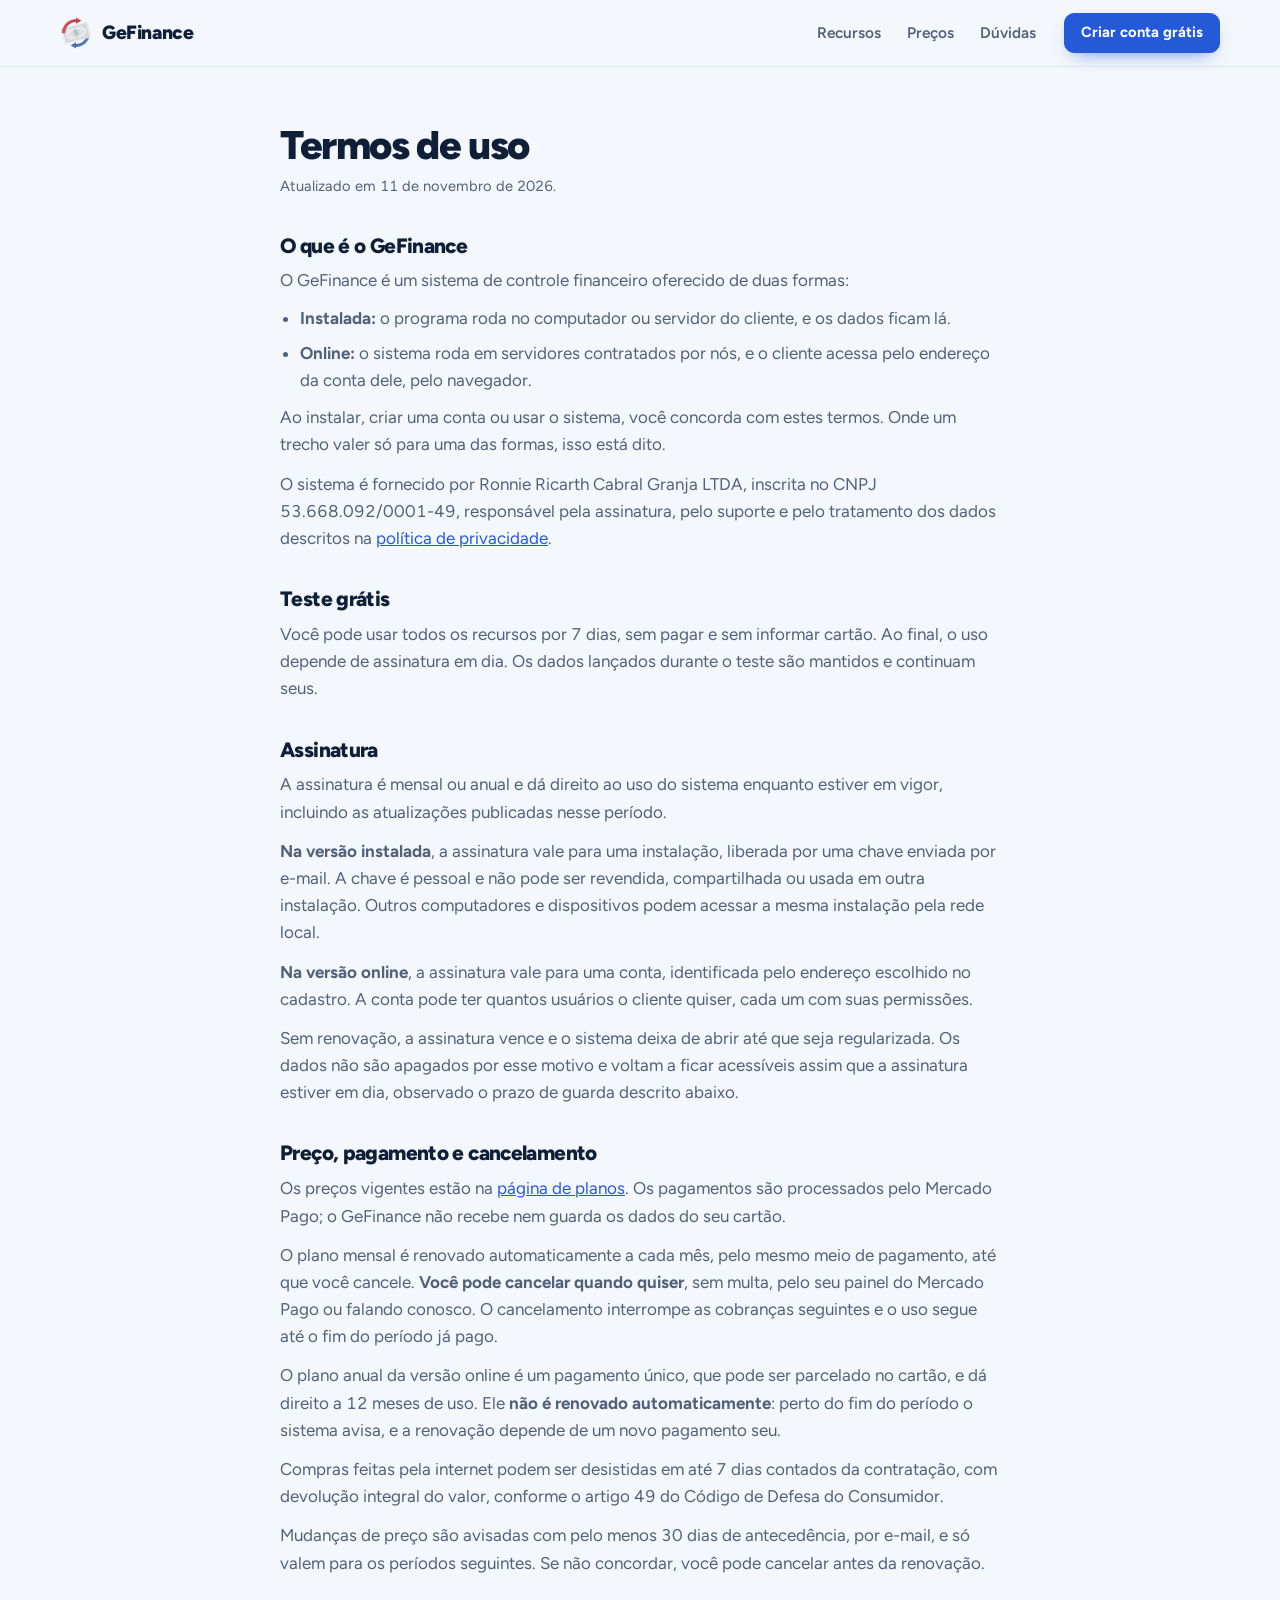
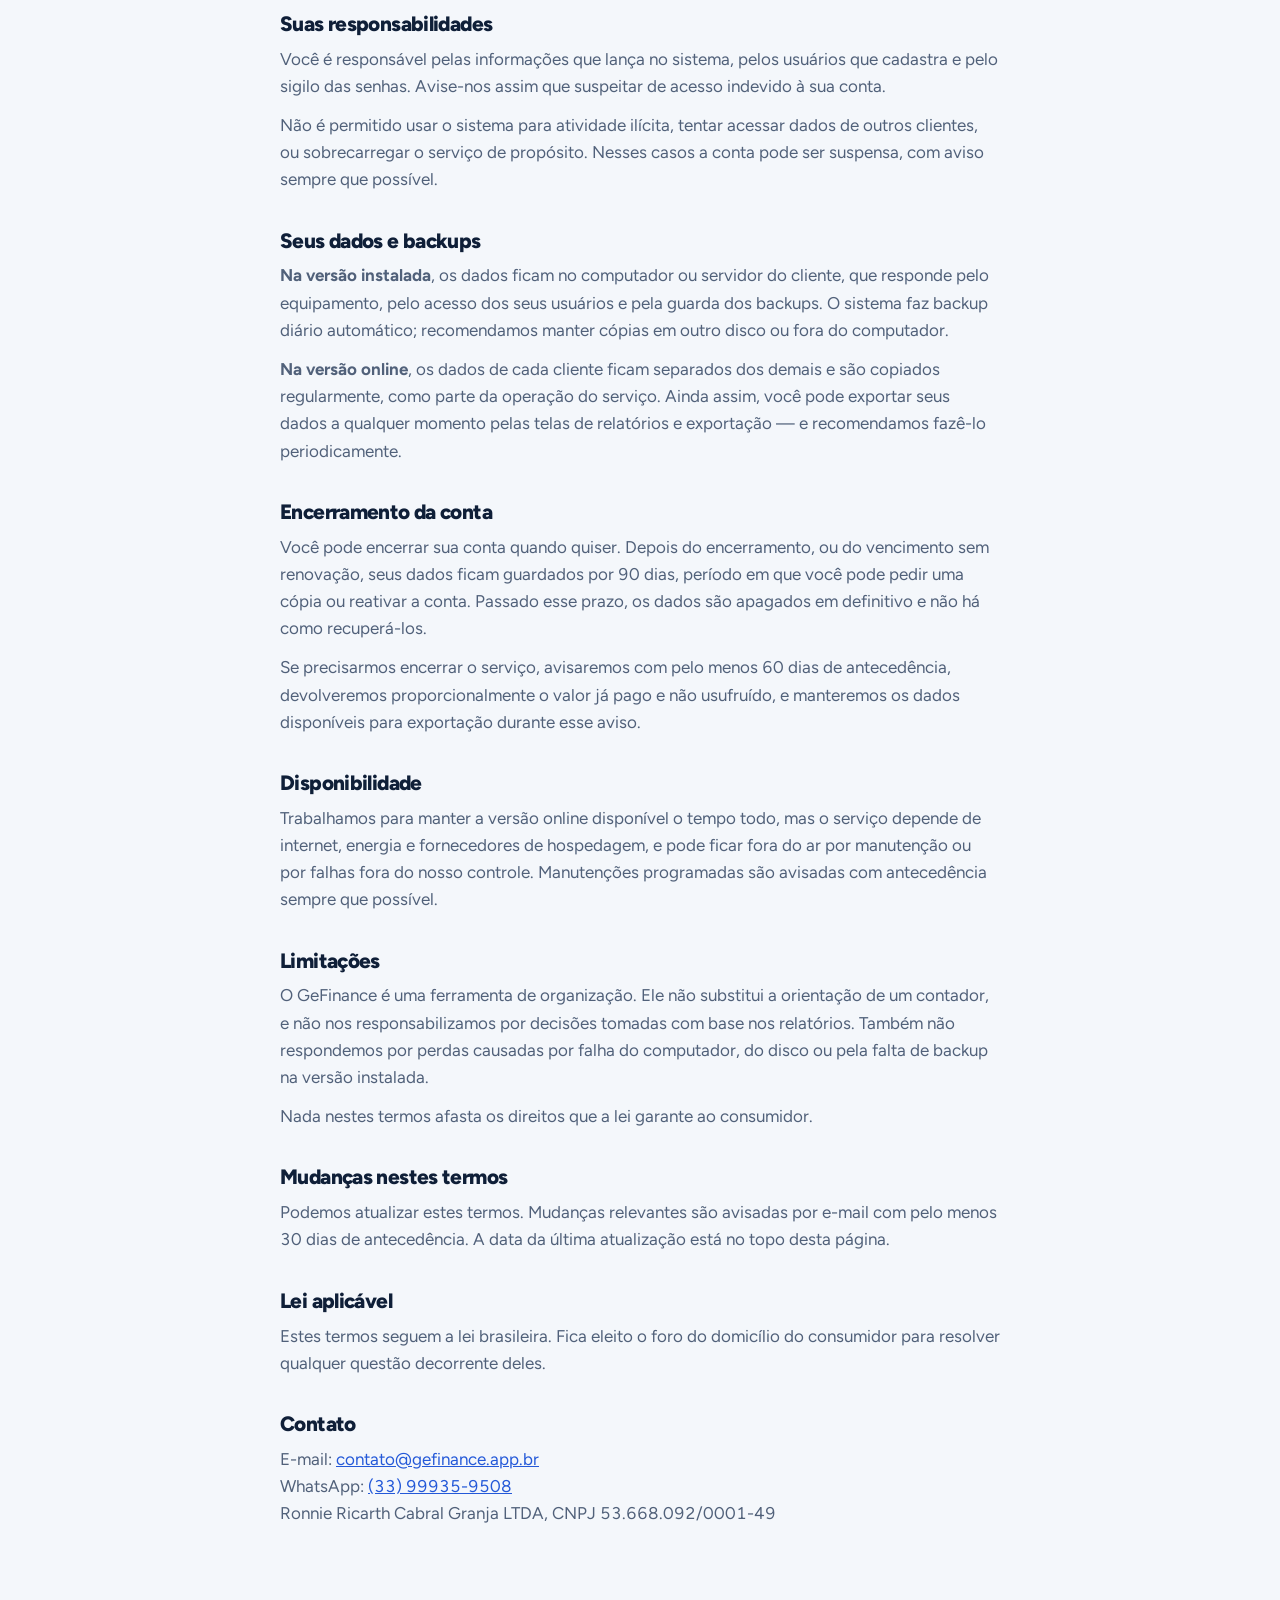
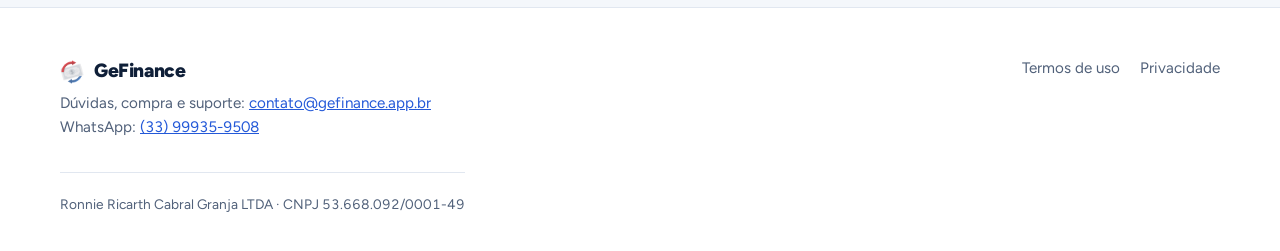
<file: termos.html>
<!DOCTYPE html>
<html lang="pt-BR">
<head>
  <meta charset="utf-8">
  <meta name="viewport" content="width=device-width, initial-scale=1">
  <title>Termos de uso | GeFinance</title>
  <meta name="description" content="Condições de uso e assinatura do GeFinance, nas versões instalada e online.">
  <link rel="icon" type="image/png" href="img/logo.png">
  <link rel="preconnect" href="https://fonts.googleapis.com">
  <link rel="preconnect" href="https://fonts.gstatic.com" crossorigin>
  <link href="https://fonts.googleapis.com/css2?family=Figtree:wght@400..900&display=swap" rel="stylesheet">
  <link rel="stylesheet" href="estilo.css">
</head>
<body>
<header class="topo">
  <div class="largura topo-linha">
    <a class="marca" href="./" aria-label="GeFinance, início"><img src="img/logo.png" width="32" height="32" alt=""><span>GeFinance</span></a>
    <nav class="nav" aria-label="Seções">
      <a href="./#recursos">Recursos</a>
      <a href="./#precos">Preços</a>
      <a href="./#duvidas">Dúvidas</a>
    </nav>
    <a class="botao botao-pequeno" href="https://app.gefinance.app.br">Criar conta grátis</a>
  </div>
</header>
<main class="largura documento">
  <h1>Termos de uso</h1>
  <p class="atualizado">Atualizado em 11 de novembro de 2026.</p>

  <h2>O que é o GeFinance</h2>
  <p>O GeFinance é um sistema de controle financeiro oferecido de duas formas:</p>
  <ul>
    <li><strong>Instalada:</strong> o programa roda no computador ou servidor do cliente, e os dados ficam lá.</li>
    <li><strong>Online:</strong> o sistema roda em servidores contratados por nós, e o cliente acessa pelo endereço da
      conta dele, pelo navegador.</li>
  </ul>
  <p>Ao instalar, criar uma conta ou usar o sistema, você concorda com estes termos. Onde um trecho valer só para uma
    das formas, isso está dito.</p>
  <p>O sistema é fornecido por Ronnie Ricarth Cabral Granja LTDA, inscrita no CNPJ 53.668.092/0001-49, responsável pela
    assinatura, pelo suporte e pelo tratamento dos dados descritos na
    <a href="privacidade.html">política de privacidade</a>.</p>

  <h2>Teste grátis</h2>
  <p>Você pode usar todos os recursos por 7 dias, sem pagar e sem informar cartão. Ao final, o uso depende de
    assinatura em dia. Os dados lançados durante o teste são mantidos e continuam seus.</p>

  <h2>Assinatura</h2>
  <p>A assinatura é mensal ou anual e dá direito ao uso do sistema enquanto estiver em vigor, incluindo as atualizações
    publicadas nesse período.</p>
  <p><strong>Na versão instalada</strong>, a assinatura vale para uma instalação, liberada por uma chave enviada por
    e-mail. A chave é pessoal e não pode ser revendida, compartilhada ou usada em outra instalação. Outros computadores
    e dispositivos podem acessar a mesma instalação pela rede local.</p>
  <p><strong>Na versão online</strong>, a assinatura vale para uma conta, identificada pelo endereço escolhido no
    cadastro. A conta pode ter quantos usuários o cliente quiser, cada um com suas permissões.</p>
  <p>Sem renovação, a assinatura vence e o sistema deixa de abrir até que seja regularizada. Os dados não são apagados
    por esse motivo e voltam a ficar acessíveis assim que a assinatura estiver em dia, observado o prazo de guarda
    descrito abaixo.</p>

  <h2>Preço, pagamento e cancelamento</h2>
  <p>Os preços vigentes estão na <a href="./#precos">página de planos</a>. Os pagamentos são processados pelo Mercado
    Pago; o GeFinance não recebe nem guarda os dados do seu cartão.</p>
  <p>O plano mensal é renovado automaticamente a cada mês, pelo mesmo meio de pagamento, até que você cancele.
    <strong>Você pode cancelar quando quiser</strong>, sem multa, pelo seu painel do Mercado Pago ou falando conosco.
    O cancelamento interrompe as cobranças seguintes e o uso segue até o fim do período já pago.</p>
  <p>O plano anual da versão online é um pagamento único, que pode ser parcelado no cartão, e dá direito a 12 meses
    de uso. Ele <strong>não é renovado automaticamente</strong>: perto do fim do período o sistema avisa, e a
    renovação depende de um novo pagamento seu.</p>
  <p>Compras feitas pela internet podem ser desistidas em até 7 dias contados da contratação, com devolução integral do
    valor, conforme o artigo 49 do Código de Defesa do Consumidor.</p>
  <p>Mudanças de preço são avisadas com pelo menos 30 dias de antecedência, por e-mail, e só valem para os períodos
    seguintes. Se não concordar, você pode cancelar antes da renovação.</p>

  <h2>Suas responsabilidades</h2>
  <p>Você é responsável pelas informações que lança no sistema, pelos usuários que cadastra e pelo sigilo das senhas.
    Avise-nos assim que suspeitar de acesso indevido à sua conta.</p>
  <p>Não é permitido usar o sistema para atividade ilícita, tentar acessar dados de outros clientes, ou sobrecarregar
    o serviço de propósito. Nesses casos a conta pode ser suspensa, com aviso sempre que possível.</p>

  <h2>Seus dados e backups</h2>
  <p><strong>Na versão instalada</strong>, os dados ficam no computador ou servidor do cliente, que responde pelo
    equipamento, pelo acesso dos seus usuários e pela guarda dos backups. O sistema faz backup diário automático;
    recomendamos manter cópias em outro disco ou fora do computador.</p>
  <p><strong>Na versão online</strong>, os dados de cada cliente ficam separados dos demais e são copiados
    regularmente, como parte da operação do serviço. Ainda assim, você pode exportar seus dados a qualquer momento
    pelas telas de relatórios e exportação — e recomendamos fazê-lo periodicamente.</p>

  <h2>Encerramento da conta</h2>
  <p>Você pode encerrar sua conta quando quiser. Depois do encerramento, ou do vencimento sem renovação, seus dados
    ficam guardados por 90 dias, período em que você pode pedir uma cópia ou reativar a conta. Passado esse prazo, os
    dados são apagados em definitivo e não há como recuperá-los.</p>
  <p>Se precisarmos encerrar o serviço, avisaremos com pelo menos 60 dias de antecedência, devolveremos
    proporcionalmente o valor já pago e não usufruído, e manteremos os dados disponíveis para exportação durante esse
    aviso.</p>

  <h2>Disponibilidade</h2>
  <p>Trabalhamos para manter a versão online disponível o tempo todo, mas o serviço depende de internet, energia e
    fornecedores de hospedagem, e pode ficar fora do ar por manutenção ou por falhas fora do nosso controle.
    Manutenções programadas são avisadas com antecedência sempre que possível.</p>

  <h2>Limitações</h2>
  <p>O GeFinance é uma ferramenta de organização. Ele não substitui a orientação de um contador, e não nos
    responsabilizamos por decisões tomadas com base nos relatórios. Também não respondemos por perdas causadas por
    falha do computador, do disco ou pela falta de backup na versão instalada.</p>
  <p>Nada nestes termos afasta os direitos que a lei garante ao consumidor.</p>

  <h2>Mudanças nestes termos</h2>
  <p>Podemos atualizar estes termos. Mudanças relevantes são avisadas por e-mail com pelo menos 30 dias de
    antecedência. A data da última atualização está no topo desta página.</p>

  <h2>Lei aplicável</h2>
  <p>Estes termos seguem a lei brasileira. Fica eleito o foro do domicílio do consumidor para resolver qualquer
    questão decorrente deles.</p>

  <h2>Contato</h2>
  <p>E-mail: <a href="mailto:contato@gefinance.app.br">contato@gefinance.app.br</a><br>
    WhatsApp: <a href="https://wa.me/5533999359508" target="_blank" rel="noopener">(33) 99935-9508</a><br>
    Ronnie Ricarth Cabral Granja LTDA, CNPJ 53.668.092/0001-49</p>
</main>
<footer class="rodape">
  <div class="largura rodape-linha">
    <div>
      <a class="marca" href="./"><img src="img/logo.png" width="24" height="24" alt=""><span>GeFinance</span></a>
      <p>Dúvidas, compra e suporte: <a href="mailto:contato@gefinance.app.br">contato@gefinance.app.br</a><br>
        WhatsApp: <a href="https://wa.me/5533999359508" target="_blank" rel="noopener">(33) 99935-9508</a></p>
      <p class="cnpj">Ronnie Ricarth Cabral Granja LTDA · CNPJ 53.668.092/0001-49</p>
    </div>
    <nav aria-label="Documentos">
      <a href="termos.html">Termos de uso</a>
      <a href="privacidade.html">Privacidade</a>
    </nav>
  </div>
</footer>
</body>
</html>
</file>
<file: estilo.css>
/* GeFinance, site. Figtree em tudo: pesada nos títulos, leve no texto; números tabulares.
   Fundo claro e frio, cartões brancos com a interface do próprio sistema desenhada dentro. */
:root {
  --tinta: #0f1f38;
  --tinta-suave: #51617a;
  --papel: #f4f7fb;
  --folha: #ffffff;
  --regra: #e1e7f0;
  --saldo: #2459d8;
  --saldo-forte: #1a46b3;
  --saldo-claro: #e9f0ff;
  --entrada: #12855a;
  --saida: #c8323a;
  --aviso: #b26a00;
  --noite: #0d1a30;
  --sombra: 0 1px 2px rgba(15, 31, 56, .05), 0 16px 40px -18px rgba(15, 31, 56, .28);
  --sombra-leve: 0 1px 2px rgba(15, 31, 56, .05), 0 6px 18px -10px rgba(15, 31, 56, .18);
  --raio: 18px;
  --largura: 1160px;
  color-scheme: light;
}
@media (prefers-color-scheme: dark) {
  :root {
    --tinta: #e6edf7; --tinta-suave: #a2b1c7; --papel: #0b1526; --folha: #121f35; --regra: #22324d;
    --saldo: #6f9bff; --saldo-forte: #8cb0ff; --saldo-claro: #182a4c; --entrada: #3ccf8e; --saida: #ff6b72;
    --aviso: #f0b45a; --noite: #071022;
    --sombra: 0 1px 2px rgba(0, 0, 0, .3), 0 16px 40px -18px rgba(0, 0, 0, .7);
    --sombra-leve: 0 1px 2px rgba(0, 0, 0, .3), 0 6px 18px -10px rgba(0, 0, 0, .6);
    color-scheme: dark;
  }
}

*, *::before, *::after { box-sizing: border-box; }
html { scroll-behavior: smooth; scroll-padding-top: 76px; }
@media (prefers-reduced-motion: reduce) { html { scroll-behavior: auto; } }
body {
  margin: 0; background: var(--papel); color: var(--tinta);
  font-family: "Figtree", system-ui, sans-serif; font-size: 1.0625rem; line-height: 1.6;
  font-variant-numeric: tabular-nums; -webkit-font-smoothing: antialiased;
}
img { max-width: 100%; height: auto; display: block; }
a { color: var(--saldo); }
a:hover { color: var(--saldo-forte); }
:focus-visible { outline: 3px solid var(--saldo); outline-offset: 2px; border-radius: 6px; }
h1, h2, h3 { line-height: 1.1; margin: 0; letter-spacing: -.02em; }
h1 { font-size: clamp(2.3rem, 4.6vw, 3.6rem); font-weight: 850; letter-spacing: -.035em; }
h2 { font-size: clamp(1.75rem, 3.2vw, 2.6rem); font-weight: 820; letter-spacing: -.03em; margin-bottom: 14px; }
h3 { font-size: 1.12rem; font-weight: 750; }
p { margin: 0; }

.largura { width: min(var(--largura), 100% - 32px); margin-inline: auto; }
.pular { position: absolute; left: -999px; top: 8px; background: var(--folha); padding: 8px 12px; z-index: 20; }
.pular:focus { left: 16px; }

/* ---------- topo ---------- */
.topo { position: sticky; top: 0; z-index: 10; background: color-mix(in srgb, var(--papel) 85%, transparent);
        backdrop-filter: blur(12px); border-bottom: 1px solid var(--regra); }
.topo-linha { display: flex; align-items: center; gap: 28px; height: 66px; }
.marca { display: inline-flex; align-items: center; gap: 10px; color: var(--tinta); text-decoration: none;
         font-weight: 850; font-size: 1.2rem; letter-spacing: -.02em; }
.marca:hover { color: var(--tinta); }
.nav { display: flex; gap: 26px; margin-left: auto; }
.nav a { color: var(--tinta-suave); text-decoration: none; font-weight: 600; font-size: .96rem; }
.nav a:hover { color: var(--tinta); }

/* ---------- botões ---------- */
.botao {
  display: inline-flex; align-items: center; justify-content: center; min-height: 50px; padding: 0 24px;
  border-radius: 12px; background: var(--saldo); color: #fff; border: 1.5px solid var(--saldo);
  font-weight: 700; text-decoration: none; font-size: 1rem; transition: background .15s, transform .15s;
  box-shadow: 0 8px 20px -10px color-mix(in srgb, var(--saldo) 80%, transparent);
}
.botao:hover { background: var(--saldo-forte); border-color: var(--saldo-forte); color: #fff; }
@media (prefers-color-scheme: dark) { .botao, .botao:hover { color: #08121f; } }
.botao-linha { background: var(--folha); color: var(--tinta); border-color: var(--regra); box-shadow: var(--sombra-leve); }
.botao-linha:hover { background: var(--folha); color: var(--tinta); border-color: var(--tinta-suave); }
@media (prefers-color-scheme: dark) { .botao-linha, .botao-linha:hover { color: var(--tinta); } }
.botao-pequeno { min-height: 40px; padding: 0 16px; font-size: .92rem; border-radius: 10px; }
.botao-claro, .botao-claro:hover { background: #fff; border-color: #fff; color: #0f1f38; box-shadow: none; }
@media (prefers-color-scheme: dark) { .botao-claro, .botao-claro:hover { color: #0f1f38; } }

/* ---------- abertura ---------- */
.abertura { display: grid; grid-template-columns: .92fr 1.08fr; gap: 56px; align-items: center; padding: 80px 0 56px; }
.lead { font-size: 1.22rem; color: var(--tinta-suave); margin-top: 22px; max-width: 30em; }
.acoes { display: flex; gap: 12px; flex-wrap: wrap; margin-top: 32px; }
.nota { color: var(--tinta-suave); font-size: .93rem; margin-top: 14px; }

/* o palco: o extrato sendo classificado, o aviso de vencimento e o mesmo sistema no celular */
.palco { position: relative; padding: 0 150px 64px 0; border-radius: 28px;
         background: radial-gradient(120% 90% at 85% 10%, var(--saldo-claro), transparent 60%),
                     radial-gradient(90% 80% at 0% 100%, color-mix(in srgb, var(--entrada) 12%, transparent), transparent 60%); }
.cartao-solto { position: absolute; z-index: 2; background: var(--folha); border: 1px solid var(--regra);
                border-radius: 14px; box-shadow: var(--sombra); padding: 12px 16px; display: grid; gap: 2px; }
.cartao-solto .rotulo { font-size: .78rem; color: var(--tinta-suave); font-weight: 600; }
.solto-saldo { top: 4px; right: 0; }
.solto-saldo strong { font-size: 1.35rem; font-weight: 850; letter-spacing: -.02em; color: var(--entrada); }
.solto-vence { bottom: 10px; left: -14px; min-width: 230px; }

/* celular: moldura escura, tela com o dashboard em miniatura */
.celular { position: absolute; z-index: 3; right: 0; top: 50%; transform: translateY(-42%); width: 204px;
           padding: 9px; border-radius: 36px; background: #0e1a33; box-shadow: 0 30px 60px -24px rgba(14, 26, 51, .55),
           inset 0 0 0 1.5px #2a3a58; }
.celular::before { content: ""; position: absolute; top: 15px; left: 50%; width: 58px; height: 15px; margin-left: -29px;
                   border-radius: 99px; background: #0e1a33; z-index: 1; }
.celular-tela { border-radius: 28px; background: var(--papel); padding: 36px 12px 16px; display: grid; gap: 9px;
                font-size: .72rem; line-height: 1.3; overflow: hidden; grid-template-columns: minmax(0, 1fr); }
.celular-tela > * { min-width: 0; }
.cel-topo { display: flex; justify-content: space-between; align-items: baseline; padding: 0 2px; }
.cel-topo b { font-size: .86rem; font-weight: 800; }
.cel-topo span { color: var(--tinta-suave); }
.cel-saldo { display: grid; gap: 1px; border-radius: 14px; padding: 11px 12px; color: #fff;
             background: linear-gradient(150deg, #2c63e0, #1a3f9e); }
.cel-saldo span, .cel-saldo small { color: rgba(255, 255, 255, .78); }
.cel-saldo strong { font-size: 1.12rem; font-weight: 850; letter-spacing: -.02em; }
.cel-par { display: grid; grid-template-columns: 1fr 1fr; gap: 7px; }
.cel-par > span { display: grid; background: var(--folha); border: 1px solid var(--regra); border-radius: 11px; padding: 8px 9px; }
.cel-par small { color: var(--tinta-suave); }
.cel-lista { display: grid; background: var(--folha); border: 1px solid var(--regra); border-radius: 12px; padding: 8px 10px; }
.cel-titulo { font-weight: 750; padding-bottom: 4px; }
.cel-linha { display: grid; grid-template-columns: 30px minmax(0, 1fr) auto; gap: 4px; white-space: nowrap; padding: 5px 0; border-top: 1px solid var(--regra); }
.cel-linha i { font-style: normal; color: var(--tinta-suave); }
.cel-linha span { overflow: hidden; text-overflow: ellipsis; }
.cel-linha b { color: var(--saida); font-weight: 700; }

/* troca do exemplo: casa ou empresa */
.troca { display: inline-flex; gap: 4px; padding: 4px; margin-bottom: 14px; border-radius: 999px; background: var(--folha);
         border: 1px solid var(--regra); box-shadow: var(--sombra-leve); position: relative; z-index: 2; }
.troca button { font: inherit; font-size: .9rem; font-weight: 700; padding: 7px 16px; border: 0; border-radius: 999px;
                background: transparent; color: var(--tinta-suave); cursor: pointer; transition: background .2s, color .2s; }
.troca button:hover { color: var(--tinta); }
.troca button[aria-pressed="true"] { background: var(--saldo); color: #fff; }
@media (prefers-color-scheme: dark) { .troca button[aria-pressed="true"] { color: #08121f; } }

/* o celular cobre a borda direita do extrato: o conteúdo para antes dele */
.palco .extrato-topo, .palco .extrato-linhas li, .palco .extrato-rodape { padding-right: 74px; }

/* garantias logo abaixo dos botões */
.garantias { list-style: none; display: flex; flex-wrap: wrap; gap: 8px 16px; margin: 22px 0 0; padding: 0;
             color: var(--tinta-suave); font-size: .95rem; font-weight: 600; }
.garantias li { display: inline-flex; align-items: center; gap: 8px; }
.garantias li::before { content: ""; width: 18px; height: 18px; border-radius: 50%; flex: none;
  background: var(--saldo-claro) url("data:image/svg+xml,%3Csvg xmlns='http://www.w3.org/2000/svg' viewBox='0 0 18 18'%3E%3Cpath d='M5 9.3l2.6 2.5L13 6.5' fill='none' stroke='%232459d8' stroke-width='2' stroke-linecap='round' stroke-linejoin='round'/%3E%3C/svg%3E") center / 100% no-repeat; }
.solto-vence .rotulo { color: var(--aviso); }
.linha-solta { display: flex; justify-content: space-between; gap: 18px; font-size: .95rem; }
.sai { color: var(--saida); font-weight: 700; }
.entra { color: var(--entrada); font-weight: 700; }

.extrato { margin: 0; background: var(--folha); border-radius: var(--raio); box-shadow: var(--sombra); overflow: hidden;
           border: 1px solid var(--regra); position: relative; z-index: 1; }
.extrato-topo { display: flex; justify-content: space-between; align-items: baseline; gap: 12px;
                padding: 16px 20px; border-bottom: 1px solid var(--regra); font-weight: 750; }
.extrato-conta { color: var(--tinta-suave); font-weight: 500; font-size: .88rem; white-space: nowrap; }
.extrato-linhas { list-style: none; margin: 0; padding: 0; }
.extrato-linhas li { display: grid; grid-template-columns: 48px 1fr auto; gap: 14px; align-items: center;
                     padding: 12px 20px; border-bottom: 1px solid var(--regra); }
.dia { color: var(--tinta-suave); font-size: .86rem; }
.desc { display: grid; min-width: 0; }
.bruto, .classe { grid-area: 1 / 1; overflow: hidden; text-overflow: ellipsis; white-space: nowrap; }
.bruto { font-family: ui-monospace, "SF Mono", Consolas, monospace; font-size: .8rem; color: var(--tinta-suave); }
.classe { font-weight: 650; }
.valor { font-weight: 750; text-align: right; }
li[data-tipo="saida"] .valor { color: var(--saida); }
li[data-tipo="entrada"] .valor { color: var(--entrada); }
.extrato-rodape { display: flex; justify-content: space-between; align-items: baseline; padding: 16px 20px;
                  background: var(--saldo-claro); font-weight: 650; }
.saldo { font-size: 1.35rem; font-weight: 850; color: var(--entrada); }

/* estado final (sem animação): linha classificada */
.extrato .bruto { opacity: 0; }
@media (prefers-reduced-motion: no-preference) {
  .extrato.animar .bruto { animation: some-bruto .45s ease forwards; animation-delay: calc(.6s + var(--i) * .55s); opacity: 1; }
  .extrato.animar .classe { opacity: 0; transform: translateX(-8px); animation: entra-classe .45s ease forwards;
                            animation-delay: calc(.85s + var(--i) * .55s); }
  .extrato.animar .valor { color: var(--tinta-suave); animation: cor-valor .3s ease forwards; animation-delay: calc(.85s + var(--i) * .55s); }
  .extrato.animar .saldo { opacity: 0; animation: entra-classe .5s ease forwards; animation-delay: 3.7s; }
  @keyframes some-bruto { to { opacity: 0; transform: translateX(8px); } }
  @keyframes entra-classe { to { opacity: 1; transform: none; } }
  @keyframes cor-valor { to { color: var(--cor-final); } }
  .extrato.animar li[data-tipo="saida"] .valor { --cor-final: var(--saida); }
  .extrato.animar li[data-tipo="entrada"] .valor { --cor-final: var(--entrada); }
}


.faixa-arquivos { display: flex; align-items: center; justify-content: center; flex-wrap: wrap; gap: 8px;
                  color: var(--tinta-suave); font-size: .98rem; padding: 18px 0 8px; text-align: center; }
.ficha { display: inline-flex; align-items: center; padding: 3px 10px; border-radius: 999px; font-size: .8rem;
         font-weight: 750; background: var(--folha); border: 1px solid var(--regra); color: var(--tinta); }

/* ---------- seções ---------- */
.secao { padding: 96px 0; }
.intro { color: var(--tinta-suave); max-width: 40em; margin: 0 0 36px; font-size: 1.1rem; }

.passos { list-style: none; margin: 30px 0 0; padding: 0; display: grid; grid-template-columns: repeat(3, 1fr);
          gap: 20px; counter-reset: passo; }
.passos li { counter-increment: passo; background: var(--folha); border: 1px solid var(--regra);
             border-radius: var(--raio); padding: 26px; box-shadow: var(--sombra-leve); }
.passos li::before { content: counter(passo); display: grid; place-items: center; width: 40px; height: 40px;
                     border-radius: 12px; background: var(--saldo-claro); color: var(--saldo);
                     font-weight: 850; font-size: 1.15rem; margin-bottom: 16px; }
.passos p { color: var(--tinta-suave); font-size: .98rem; margin-top: 8px; }

/* recursos: mosaico de peças, cada uma com um pedaço da interface desenhado */
.mosaico { display: grid; grid-template-columns: repeat(3, 1fr); gap: 20px; }
.peca { background: var(--folha); border: 1px solid var(--regra); border-radius: var(--raio); padding: 26px;
        display: flex; flex-direction: column; gap: 8px; box-shadow: var(--sombra-leve); min-width: 0; }
.peca > p { color: var(--tinta-suave); font-size: .97rem; }
.peca-larga { grid-column: span 2; }
.peca-azul { background: linear-gradient(150deg, #2459d8, #1a3f9e); border-color: transparent; color: #fff; }
.peca-azul > p { color: rgba(255, 255, 255, .82); }
.mini { margin-top: auto; padding-top: 18px; font-size: .88rem; }
.mini ul { list-style: none; margin: 0; padding: 0; }
.mini li { display: flex; justify-content: space-between; align-items: center; gap: 12px; padding: 8px 0;
           border-bottom: 1px solid var(--regra); }
.mini li:last-child { border-bottom: 0; }

.mini-importa { display: grid; grid-template-columns: auto 34px 1fr; align-items: center; gap: 14px; }
.mini-importa .arquivo { background: rgba(255, 255, 255, .14); border: 1px dashed rgba(255, 255, 255, .5);
                         border-radius: 10px; padding: 12px 14px; font-weight: 650; font-size: .82rem; }
.mini-importa .seta-importa { height: 2px; background: rgba(255, 255, 255, .6); position: relative; }
.mini-importa .seta-importa::after { content: ""; position: absolute; right: -1px; top: -4px; border: 5px solid transparent;
                                     border-left-color: rgba(255, 255, 255, .8); border-right: 0; }
.mini-importa ul { background: #fff; color: #0f1f38; border-radius: 12px; padding: 4px 14px; }
.mini-importa li { border-color: #e1e7f0; }
.mini-importa .sai { color: #c8323a; } .mini-importa .entra { color: #12855a; }
.mini-importa .repetida { color: #8593a8; }
.mini-importa .repetida i { font-style: normal; font-size: .76rem; background: #eef2f8; padding: 2px 8px; border-radius: 999px; }

.mini-contas li { justify-content: flex-start; }
.mini-contas li b { margin-left: auto; }
.caixa { width: 16px; height: 16px; border-radius: 5px; border: 1.5px solid var(--regra); flex: none; }
.caixa.marcada { background: var(--saldo); border-color: var(--saldo);
  background-image: url("data:image/svg+xml,%3Csvg xmlns='http://www.w3.org/2000/svg' viewBox='0 0 16 16'%3E%3Cpath d='M4 8.5l2.5 2.5L12 5.5' fill='none' stroke='white' stroke-width='2' stroke-linecap='round' stroke-linejoin='round'/%3E%3C/svg%3E"); }
.botao-mini { display: inline-block; margin-top: 10px; background: var(--saldo); color: #fff; font-weight: 700;
              font-size: .8rem; padding: 6px 12px; border-radius: 8px; }
@media (prefers-color-scheme: dark) { .botao-mini { color: #08121f; } }

.mini-fluxo svg { width: 100%; height: 86px; display: block; }
.mini-fluxo .area { fill: color-mix(in srgb, var(--entrada) 16%, transparent); }
.mini-fluxo .linha { fill: none; stroke: var(--entrada); stroke-width: 2.5; vector-effect: non-scaling-stroke;
                     stroke-linejoin: round; }
.legenda-mini { display: flex; justify-content: space-between; gap: 10px; color: var(--tinta-suave); margin-top: 8px; }

.mini-orcamento { display: grid; gap: 12px; }
.barra { display: grid; grid-template-columns: 92px 1fr 40px; align-items: center; gap: 10px; }
.barra i { height: 8px; border-radius: 99px; background: var(--regra); position: relative; overflow: hidden; }
.barra i::after { content: ""; position: absolute; inset: 0 auto 0 0; width: var(--p); border-radius: 99px; background: var(--saldo); }
.barra b { text-align: right; font-size: .82rem; }
.barra.estourou i::after { background: var(--saida); }
.barra.estourou b { color: var(--saida); }

.mini-relatorio .total { font-weight: 800; border-top: 2px solid var(--tinta); }
.mini-relatorio .fichas { display: flex; gap: 6px; margin-top: 10px; }
.mini-relatorio .ficha { background: var(--saldo-claro); border-color: transparent; color: var(--saldo); }

.mini-cartao .fatura { display: flex; justify-content: space-between; background: var(--noite); color: #fff;
                       border-radius: 12px; padding: 12px 14px; margin-bottom: 6px; font-size: .84rem; }
.mini-cartao li b { color: var(--saida); }

.mini-equipe { display: flex; flex-wrap: wrap; gap: 12px; }
.peca-lado { display: grid; grid-template-columns: 1fr minmax(0, 1fr); column-gap: 28px; align-content: center; }
.peca-lado > h3, .peca-lado > p { grid-column: 1; }
.peca-lado .mini-equipe { grid-column: 2; grid-row: 1 / span 2; flex-direction: column; margin: 0; padding: 0;
                          align-self: center; }
.pessoa { display: flex; align-items: center; gap: 10px; padding: 10px 14px 10px 10px; border: 1px solid var(--regra);
          border-radius: 14px; background: var(--papel); }
.pessoa i { width: 36px; height: 36px; border-radius: 50%; display: grid; place-items: center; font-style: normal;
            font-weight: 800; font-size: .8rem; background: var(--saldo-claro); color: var(--saldo); }
.pessoa > span { display: grid; font-weight: 700; line-height: 1.25; }
.pessoa small { font-weight: 500; color: var(--tinta-suave); font-size: .78rem; }

/* animações das peças: só com JavaScript (que marca .visto quando a peça aparece) e sem pedido de menos movimento.
   Sem elas, tudo aparece no estado final. */
.caixa.marcada { background-size: 100%; background-position: center; background-repeat: no-repeat; }
@media (prefers-reduced-motion: no-preference) {
  .js .mini-fluxo .linha { stroke-dasharray: 1; stroke-dashoffset: 1; transition: stroke-dashoffset 1.6s cubic-bezier(.3, .6, .2, 1) .2s; }
  .js .mini-fluxo .area { opacity: 0; transition: opacity .8s ease 1.3s; }
  .js .visto .mini-fluxo .linha { stroke-dashoffset: 0; }
  .js .visto .mini-fluxo .area { opacity: 1; }

  .js .barra i::after { width: 0; transition: width 1s cubic-bezier(.2, .7, .2, 1) calc(.25s + var(--n, 0) * .18s),
                                              background-color .3s ease 1.5s; }
  .js .visto .barra i::after { width: var(--p); }
  .js .barra.estourou i::after { background-color: var(--saldo); }
  .js .visto .barra.estourou i::after { background-color: var(--saida); }
  .js .barra.estourou b { color: var(--tinta); transition: color .3s ease 1.5s; }
  .js .visto .barra.estourou b { color: var(--saida); }

  .js .mini-contas .caixa.marcada { background-size: 0; background-color: transparent; border-color: var(--regra);
    transition: background-size .25s cubic-bezier(.3, 1.6, .5, 1), background-color .15s, border-color .15s;
    transition-delay: calc(.4s + var(--n, 0) * .45s); }
  .js .mini-contas li { transition: background-color .3s; transition-delay: calc(.4s + var(--n, 0) * .45s); }
  .js .visto .mini-contas .caixa.marcada { background-size: 100%; background-color: var(--saldo); border-color: var(--saldo); }
  .js .mini-contas .botao-mini { opacity: 0; transform: translateY(6px); transition: opacity .3s ease 1.5s, transform .3s ease 1.5s; }
  .js .visto .mini-contas .botao-mini { opacity: 1; transform: none; }

  .js .mini-importa .arquivo { transform: translateX(-12px); opacity: .4; transition: transform .5s ease .2s, opacity .5s ease .2s; }
  .js .mini-importa .seta-importa { transform: scaleX(0); transform-origin: left; transition: transform .4s ease .6s; }
  .js .mini-importa li { opacity: 0; transform: translateY(6px); transition: opacity .35s ease, transform .35s ease; }
  .js .mini-importa li:nth-child(1) { transition-delay: 1s; }
  .js .mini-importa li:nth-child(2) { transition-delay: 1.25s; }
  .js .mini-importa li:nth-child(3) { transition-delay: 1.5s; }
  .js .mini-importa .repetida i { display: inline-block; transform: scale(.4); opacity: 0;
                                  transition: transform .3s cubic-bezier(.3, 1.6, .5, 1) 1.9s, opacity .2s ease 1.9s; }
  .js .visto .mini-importa .arquivo, .js .visto .mini-importa .seta-importa,
  .js .visto .mini-importa li { opacity: 1; transform: none; }
  .js .visto .mini-importa .repetida { opacity: 1; }
  .js .visto .mini-importa .repetida i { transform: none; opacity: 1; }

  .js .mini-cartao li, .js .pessoa { opacity: 0; transform: translateX(-10px); transition: opacity .35s ease, transform .35s ease; }
  .js .mini-cartao li:nth-child(2), .js .pessoa:nth-child(2) { transition-delay: .2s; }
  .js .mini-cartao li:nth-child(3), .js .pessoa:nth-child(3) { transition-delay: .4s; }
  .js .visto .mini-cartao li, .js .visto .pessoa { opacity: 1; transform: none; }

  .js .publico-icone svg > * { stroke-dasharray: 1; stroke-dashoffset: 1; transition: stroke-dashoffset 1.1s ease .2s; }
  .js .publico-icone svg > .porta { transition-delay: .9s; }
  .js .visto .publico-icone svg > * { stroke-dashoffset: 0; }
}

/* ---------- telas ---------- */
.telas-secao { background: var(--noite); color: #e6edf7; }
.telas-secao h2 { color: #fff; }
.telas-secao .intro, .telas-secao .tela figcaption { color: #a2b1c7; }
.abas { display: flex; gap: 6px; flex-wrap: wrap; margin-bottom: 22px; }
.abas button {
  font: inherit; font-size: .95rem; font-weight: 650; padding: 9px 16px; border-radius: 999px; cursor: pointer;
  border: 1px solid #2a3b58; background: transparent; color: #a2b1c7;
}
.abas button:hover { color: #fff; border-color: #51617a; }
.abas button[aria-selected="true"] { background: #fff; border-color: #fff; color: #0f1f38; }
.tela { margin: 0; }
.janela { position: relative; aspect-ratio: 16 / 10; border-radius: 16px; overflow: hidden; border: 1px solid #2a3b58;
          box-shadow: 0 30px 80px -30px rgba(0, 0, 0, .8); background: #0b1526; }
.janela img, .janela video { width: 100%; height: 100%; object-fit: cover; display: block; }
.btn-video {
  position: absolute; right: 14px; bottom: 14px; width: 42px; height: 42px; border-radius: 50%; cursor: pointer;
  border: 0; background: rgba(15, 31, 56, .78); color: #fff; display: grid; place-items: center;
}
.btn-video:hover { background: rgba(15, 31, 56, .92); }
.btn-video svg { width: 18px; height: 18px; fill: currentColor; }
.janela [hidden] { display: none; }
.btn-video .i-tocar { display: none; }
.btn-video.parado .i-tocar { display: inline; }
.btn-video.parado .i-pausa { display: none; }
.tela figcaption { margin-top: 14px; font-size: .95rem; }

/* ---------- formas de usar e preços ---------- */
.lista-certa { list-style: none; margin: 6px 0 18px; padding: 0; display: grid; gap: 8px; }
.lista-certa li { position: relative; padding-left: 28px; font-size: .97rem; }
.lista-certa li::before { content: ""; position: absolute; left: 0; top: .2em; width: 18px; height: 18px; border-radius: 50%;
  background: var(--saldo-claro) url("data:image/svg+xml,%3Csvg xmlns='http://www.w3.org/2000/svg' viewBox='0 0 18 18'%3E%3Cpath d='M5 9.3l2.6 2.5L13 6.5' fill='none' stroke='%232459d8' stroke-width='2' stroke-linecap='round' stroke-linejoin='round'/%3E%3C/svg%3E") center / 100% no-repeat; }

.formas { display: grid; grid-template-columns: 1fr 1fr; gap: 20px; }
.forma { background: var(--folha); border: 1px solid var(--regra); border-radius: var(--raio); padding: 30px;
         display: flex; flex-direction: column; gap: 10px; box-shadow: var(--sombra-leve); }
.forma > p { color: var(--tinta-suave); }
.forma .botao { margin-top: auto; align-self: flex-start; }
.forma-online { border: 2px solid var(--saldo); }

.precos-secao { background: linear-gradient(180deg, transparent, var(--saldo-claro) 30%, var(--saldo-claro) 70%, transparent); }
.planos { display: grid; grid-template-columns: 1fr 1fr; gap: 20px; max-width: 880px; margin-bottom: 18px; }
.plano { position: relative; background: var(--folha); border: 1px solid var(--regra); border-radius: 22px; padding: 32px;
         display: flex; flex-direction: column; gap: 10px; box-shadow: var(--sombra-leve); }
.plano .botao { margin-top: auto; }
.plano-anual { border: 2px solid var(--saldo); box-shadow: var(--sombra); }
.selo { position: absolute; top: -13px; left: 28px; background: var(--saldo); color: #fff; font-size: .78rem;
        font-weight: 750; padding: 4px 12px; border-radius: 999px; }
@media (prefers-color-scheme: dark) { .selo { color: #08121f; } }
.preco { margin-top: 4px; }
.preco .numero { font-size: 3.2rem; font-weight: 900; letter-spacing: -.04em; line-height: 1; }
.preco .moeda { color: var(--tinta-suave); font-weight: 600; }
.preco-detalhe { color: var(--tinta-suave); font-size: .95rem; }

/* ---------- para quem ---------- */
.publicos { display: grid; grid-template-columns: 1fr 1fr; gap: 20px; }
.publico { border-radius: 24px; padding: 32px; display: flex; flex-direction: column; gap: 10px;
           border: 1px solid var(--regra); box-shadow: var(--sombra-leve); }
.publico > p { color: var(--tinta-suave); }
.publico h3 { font-size: 1.35rem; }
.publico-casa { background: linear-gradient(160deg, color-mix(in srgb, var(--entrada) 10%, var(--folha)), var(--folha) 70%); }
.publico-empresa { background: linear-gradient(160deg, var(--saldo-claro), var(--folha) 70%); }
.publico-icone { width: 60px; height: 60px; border-radius: 18px; display: grid; place-items: center; background: var(--folha);
                 border: 1px solid var(--regra); margin-bottom: 6px; }
.publico-icone svg { width: 34px; height: 34px; fill: none; stroke-width: 3; stroke-linecap: round; stroke-linejoin: round; }
.publico-casa .publico-icone svg { stroke: var(--entrada); }
.publico-empresa .publico-icone svg { stroke: var(--saldo); }

/* ---------- segurança ---------- */
.seguranca { display: grid; grid-template-columns: .85fr 1.15fr; gap: 48px; align-items: start; }
.cadeado { width: 132px; height: 132px; border-radius: 34px; display: grid; place-items: center; margin-top: 8px;
           background: var(--saldo-claro); }
.cadeado svg { width: 76px; height: 76px; }
.cadeado rect, .cadeado circle { fill: var(--saldo); }
.cadeado path { stroke: var(--saldo); }
.cadeado path:last-child { stroke: var(--folha); }
.garantias-lista { list-style: none; margin: 0; padding: 0; display: grid; grid-template-columns: 1fr 1fr; gap: 18px; }
.garantias-lista li { background: var(--folha); border: 1px solid var(--regra); border-radius: var(--raio); padding: 24px;
                      box-shadow: var(--sombra-leve); }
.garantias-lista p { color: var(--tinta-suave); font-size: .97rem; margin-top: 8px; }

.por-que { max-width: 880px; margin: 8px 0 22px; padding: 22px 26px; border-radius: 18px; background: var(--folha);
           border: 1px dashed color-mix(in srgb, var(--saldo) 45%, var(--regra)); }
.por-que p { color: var(--tinta-suave); margin-top: 6px; max-width: 64ch; }

/* ---------- download ---------- */
.download-caixa { display: grid; grid-template-columns: 1fr 1fr; gap: 40px; align-items: center; background: var(--folha);
                  border: 1px solid var(--regra); border-radius: 24px; padding: 40px; box-shadow: var(--sombra-leve); }
.download-caixa .intro { margin-bottom: 0; }
.downloads { display: grid; gap: 14px; }
.download { display: flex; flex-direction: column; gap: 2px; padding: 20px 22px; border-radius: 14px; text-decoration: none;
            background: var(--papel); color: var(--tinta); border: 1.5px solid var(--regra); transition: border-color .15s; }
.download:hover { border-color: var(--saldo); color: var(--tinta); }
.download .so { font-size: 1.25rem; font-weight: 800; }
.download .req { color: var(--tinta-suave); font-size: .9rem; }
.download .ver { color: var(--saldo); font-weight: 700; font-size: .9rem; margin-top: 6px; }

/* ---------- dúvidas ---------- */
.duvidas-secao { display: grid; grid-template-columns: .8fr 1.4fr; gap: 48px; align-items: start; }
.duvidas-lado { position: sticky; top: 96px; }
.duvidas-lado .intro { margin-bottom: 0; }
.duvidas { display: grid; gap: 10px; }
.duvidas details { background: var(--folha); border: 1px solid var(--regra); border-radius: 14px; padding: 0 22px; }
.duvidas details[open] { box-shadow: var(--sombra-leve); }
.duvidas summary { cursor: pointer; padding: 18px 36px 18px 0; font-weight: 700; list-style: none; position: relative; }
.duvidas summary::-webkit-details-marker { display: none; }
.duvidas summary::after { content: "+"; position: absolute; right: 0; top: 13px; font-size: 1.5rem; color: var(--saldo); font-weight: 500; }
.duvidas details[open] summary::after { content: "−"; }
.duvidas details p { padding: 0 0 20px; color: var(--tinta-suave); max-width: 66ch; }

/* ---------- chamada final ---------- */
.chamada { margin: 0 0 96px; padding: 64px 32px; border-radius: 28px; text-align: center; color: #fff;
           background: radial-gradient(80% 120% at 100% 0%, #3b6ff0, transparent 60%), linear-gradient(140deg, #1a46b3, #0d1a30); }
.chamada h2 { color: #fff; max-width: 18em; margin-inline: auto; }
.chamada > p { color: rgba(255, 255, 255, .82); font-size: 1.1rem; margin-bottom: 28px; }
.chamada .nota { color: rgba(255, 255, 255, .7); margin: 14px 0 0; font-size: .9rem; }

/* ---------- barra fixa (só no celular, depois da abertura) ---------- */
.barra-fixa { position: fixed; z-index: 9; left: 0; right: 0; bottom: 0; display: flex; align-items: center; gap: 12px;
              justify-content: space-between; padding: 10px 16px calc(10px + env(safe-area-inset-bottom));
              background: color-mix(in srgb, var(--folha) 92%, transparent); backdrop-filter: blur(12px);
              border-top: 1px solid var(--regra); font-size: .9rem; color: var(--tinta-suave);
              transform: translateY(110%); transition: transform .25s ease; }
.barra-fixa b { color: var(--tinta); }
.barra-fixa.visivel { transform: none; }
.barra-fixa[hidden] { display: none; }
@media (prefers-reduced-motion: reduce) { .barra-fixa { transition: none; } }

/* ---------- rodapé ---------- */
.rodape { border-top: 1px solid var(--regra); padding: 48px 0 36px; color: var(--tinta-suave); font-size: .95rem; background: var(--folha); }
.rodape-linha { display: grid; grid-template-columns: 1.4fr 1fr 1.2fr 1fr; gap: 32px; }
.rodape-marca p { margin-top: 12px; max-width: 24em; }
.rodape nav { display: flex; flex-direction: column; gap: 8px; }
.rodape nav h3 { font-size: .9rem; color: var(--tinta); margin-bottom: 4px; }
.rodape nav a { color: var(--tinta-suave); text-decoration: none; }
.rodape nav a:hover { color: var(--saldo); }
.rodape .cnpj { margin-top: 32px; padding-top: 20px; border-top: 1px solid var(--regra); font-size: .86rem; }
/* rodapé antigo, das páginas de texto */
.rodape-linha:not(:has(.rodape-marca)) { display: flex; justify-content: space-between; flex-wrap: wrap; }
.rodape-linha:not(:has(.rodape-marca)) nav { flex-direction: row; gap: 20px; }

/* ---------- páginas de texto (termos, privacidade) ---------- */
.documento { max-width: 720px; padding: 56px 0 80px; }
.documento h1 { font-size: clamp(1.8rem, 3.5vw, 2.5rem); margin-bottom: 8px; }
.documento h2 { font-size: 1.3rem; margin: 36px 0 10px; }
.documento p, .documento li { color: var(--tinta-suave); }
.documento p + p { margin-top: 12px; }
.documento .atualizado { margin-bottom: 28px; font-size: .92rem; }
.documento ul { padding-left: 20px; margin: 10px 0; }
.documento li + li { margin-top: 8px; }
/* Tabela de dados tratados: rola sozinha na horizontal quando a tela é estreita, em vez de estourar a página */
.documento table { width: 100%; border-collapse: collapse; margin: 14px 0; font-size: .95rem; display: block;
                   overflow-x: auto; }
.documento th, .documento td { border-bottom: 1px solid var(--regra); padding: 10px 12px 10px 0;
                               text-align: left; vertical-align: top; color: var(--tinta-suave); }
.documento th { color: var(--tinta); font-weight: 700; white-space: nowrap; }

/* ---------- telas menores ---------- */
@media (max-width: 960px) {
  .abertura { grid-template-columns: 1fr; padding: 48px 0 40px; gap: 36px; }
  .mosaico { grid-template-columns: 1fr 1fr; }
  .peca-larga { grid-column: span 2; }
  .download-caixa { grid-template-columns: 1fr; padding: 28px; }
  .seguranca, .duvidas-secao { grid-template-columns: 1fr; gap: 28px; }
  .publicos { grid-template-columns: 1fr; }
  .duvidas-lado { position: static; }
  .cadeado { display: none; }
  .rodape-linha { grid-template-columns: 1fr 1fr; }
  .nav { display: none; }
  .topo-linha .botao { margin-left: auto; }
}
@media (max-width: 640px) {
  body { font-size: 1rem; }
  .secao { padding: 64px 0; }
  .palco { padding: 0 0 56px; background: none; }
  .celular { display: none; }
  .publico { padding: 24px; }
  .palco .extrato-topo, .palco .extrato-linhas li, .palco .extrato-rodape { padding-right: 16px; }
  .garantias-lista { grid-template-columns: 1fr; }
  .peca-lado { display: flex; }
  .peca-lado .mini-equipe { flex-direction: row; margin-top: auto; padding-top: 18px; }
  body { padding-bottom: 64px; }
  .solto-saldo { right: 8px; top: 0; }
  .solto-vence { left: 8px; bottom: 0; }
  .planos, .formas, .passos, .mosaico { grid-template-columns: 1fr; }
  .peca-larga { grid-column: auto; }
  .mini-importa { grid-template-columns: 1fr; }
  .mini-importa .seta-importa { display: none; }
  .extrato-linhas li { grid-template-columns: 1fr auto; padding: 11px 16px; }
  .extrato-linhas .dia { display: none; }
  .extrato-topo, .extrato-rodape { padding-inline: 16px; }
  .extrato-topo { flex-direction: column; gap: 2px; }
  .acoes .botao { width: 100%; }
  .chamada { padding: 44px 20px; margin-bottom: 64px; }
  .rodape-linha { grid-template-columns: 1fr; }
}
</file>
